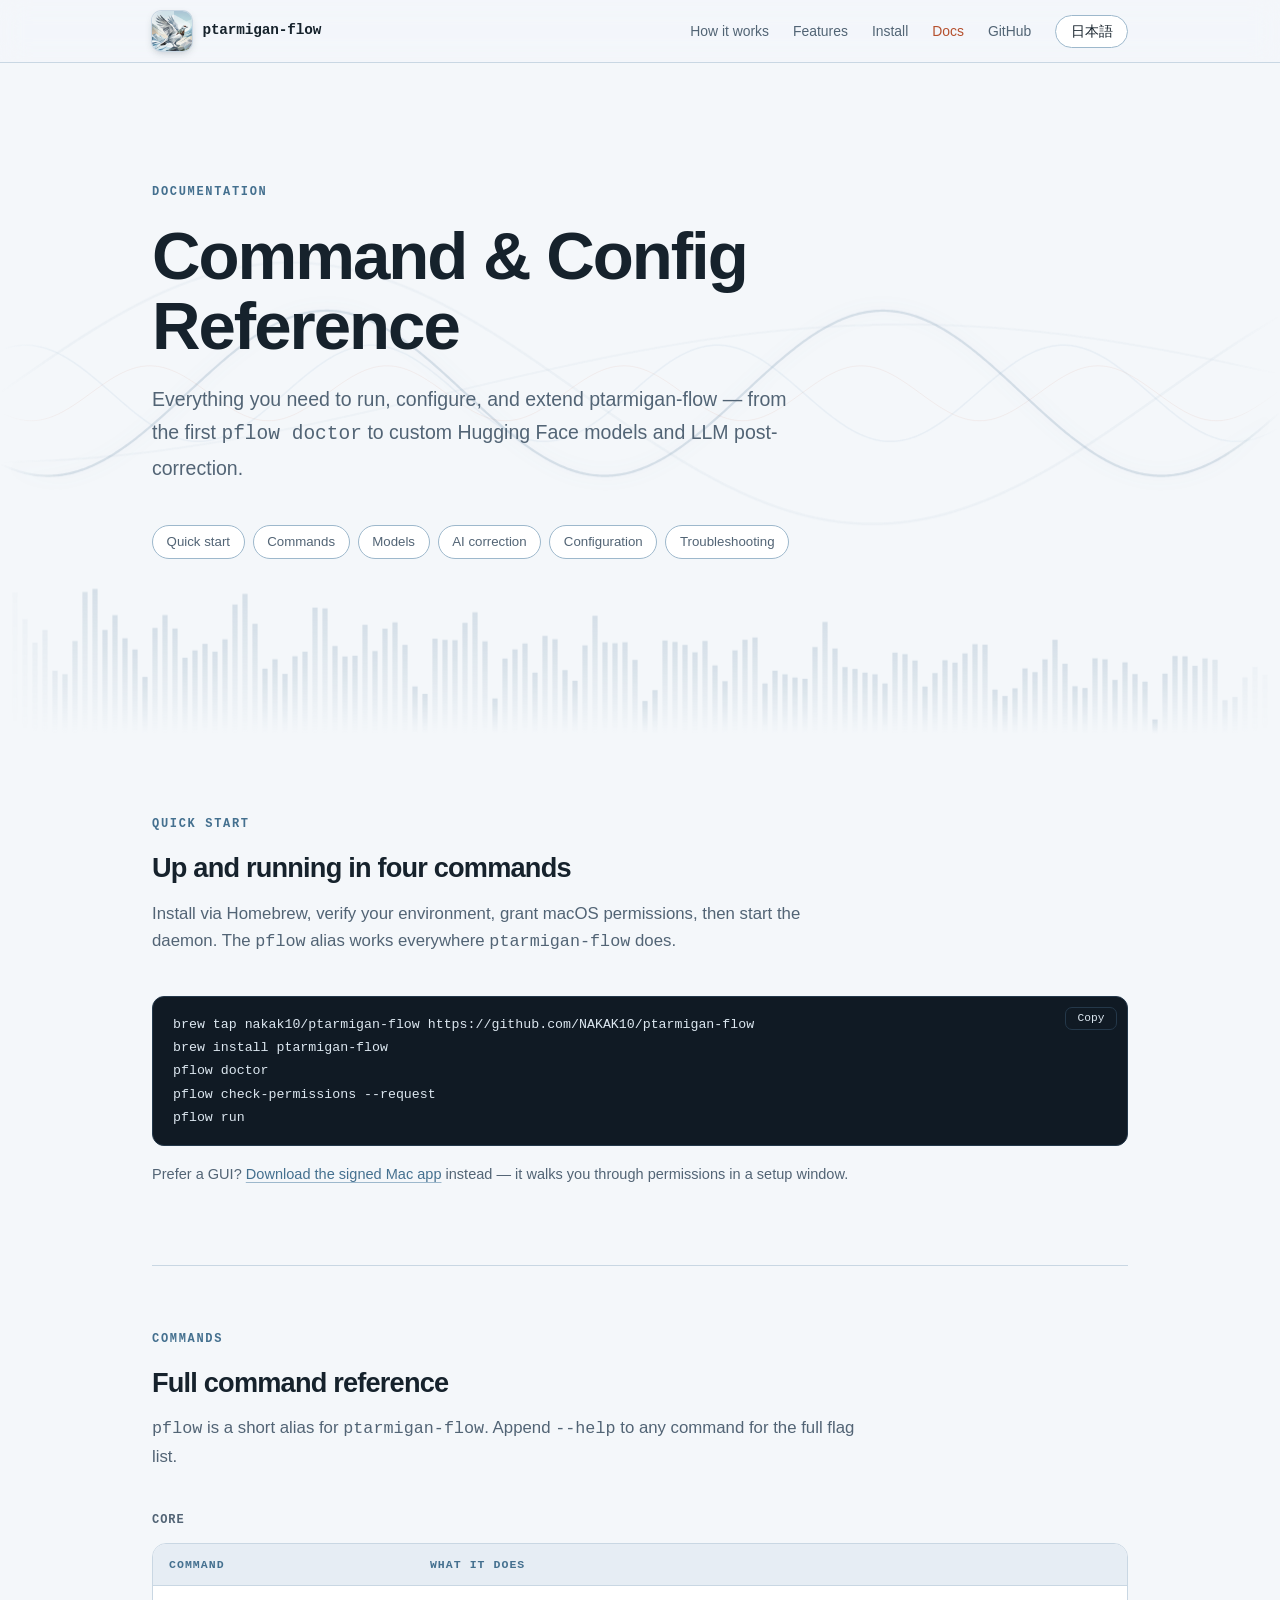
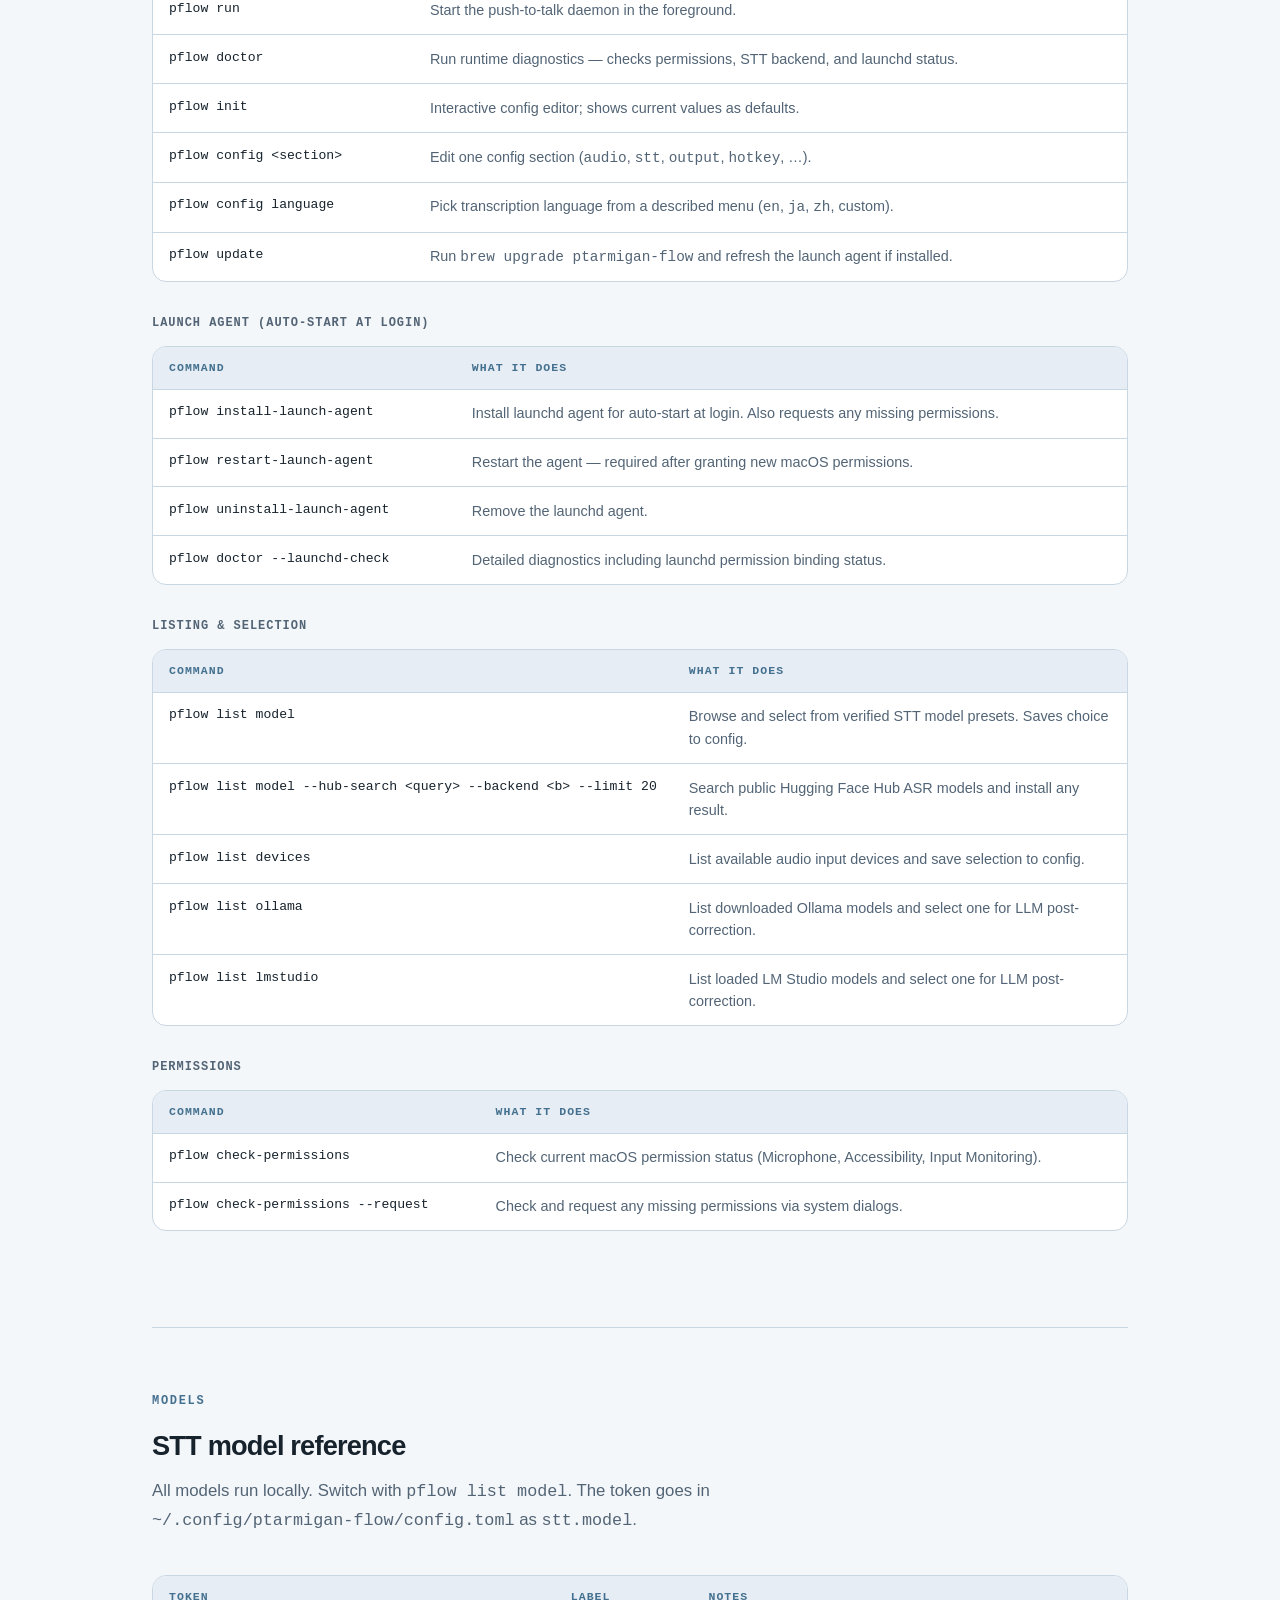
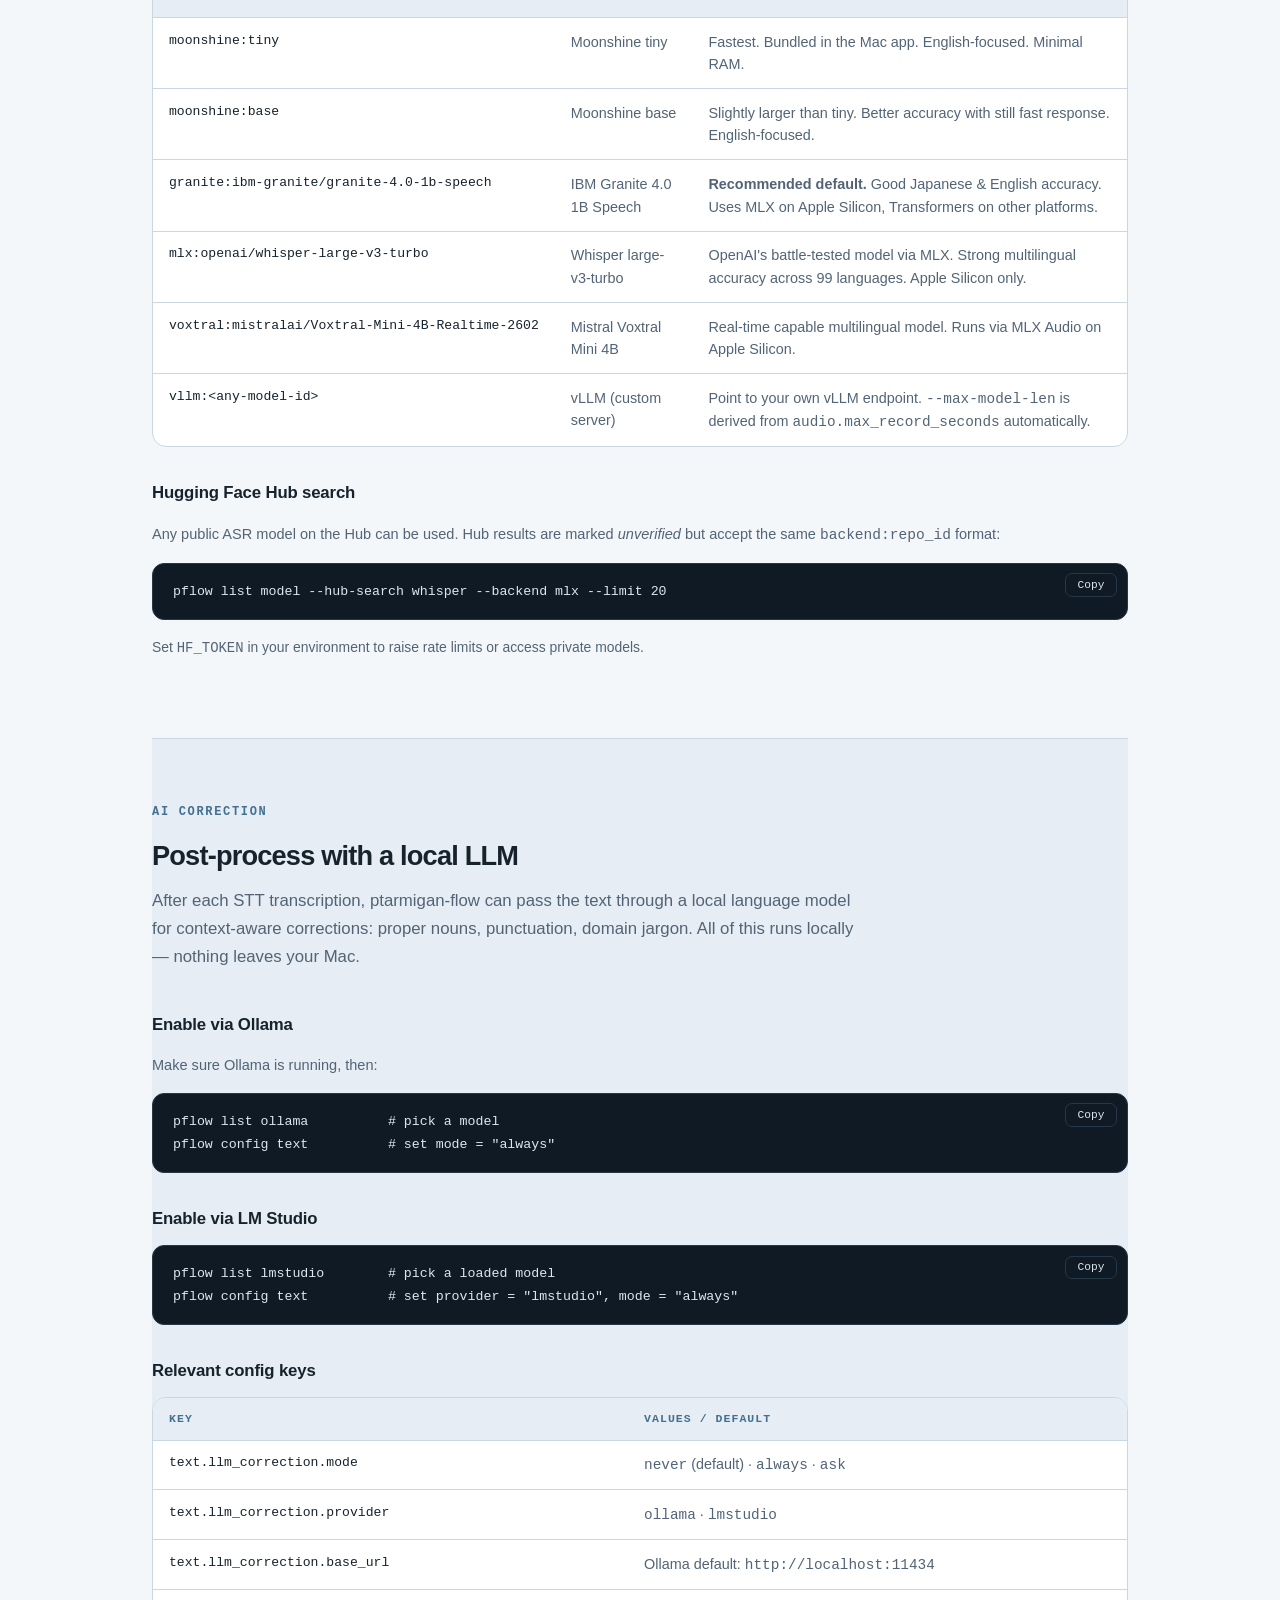
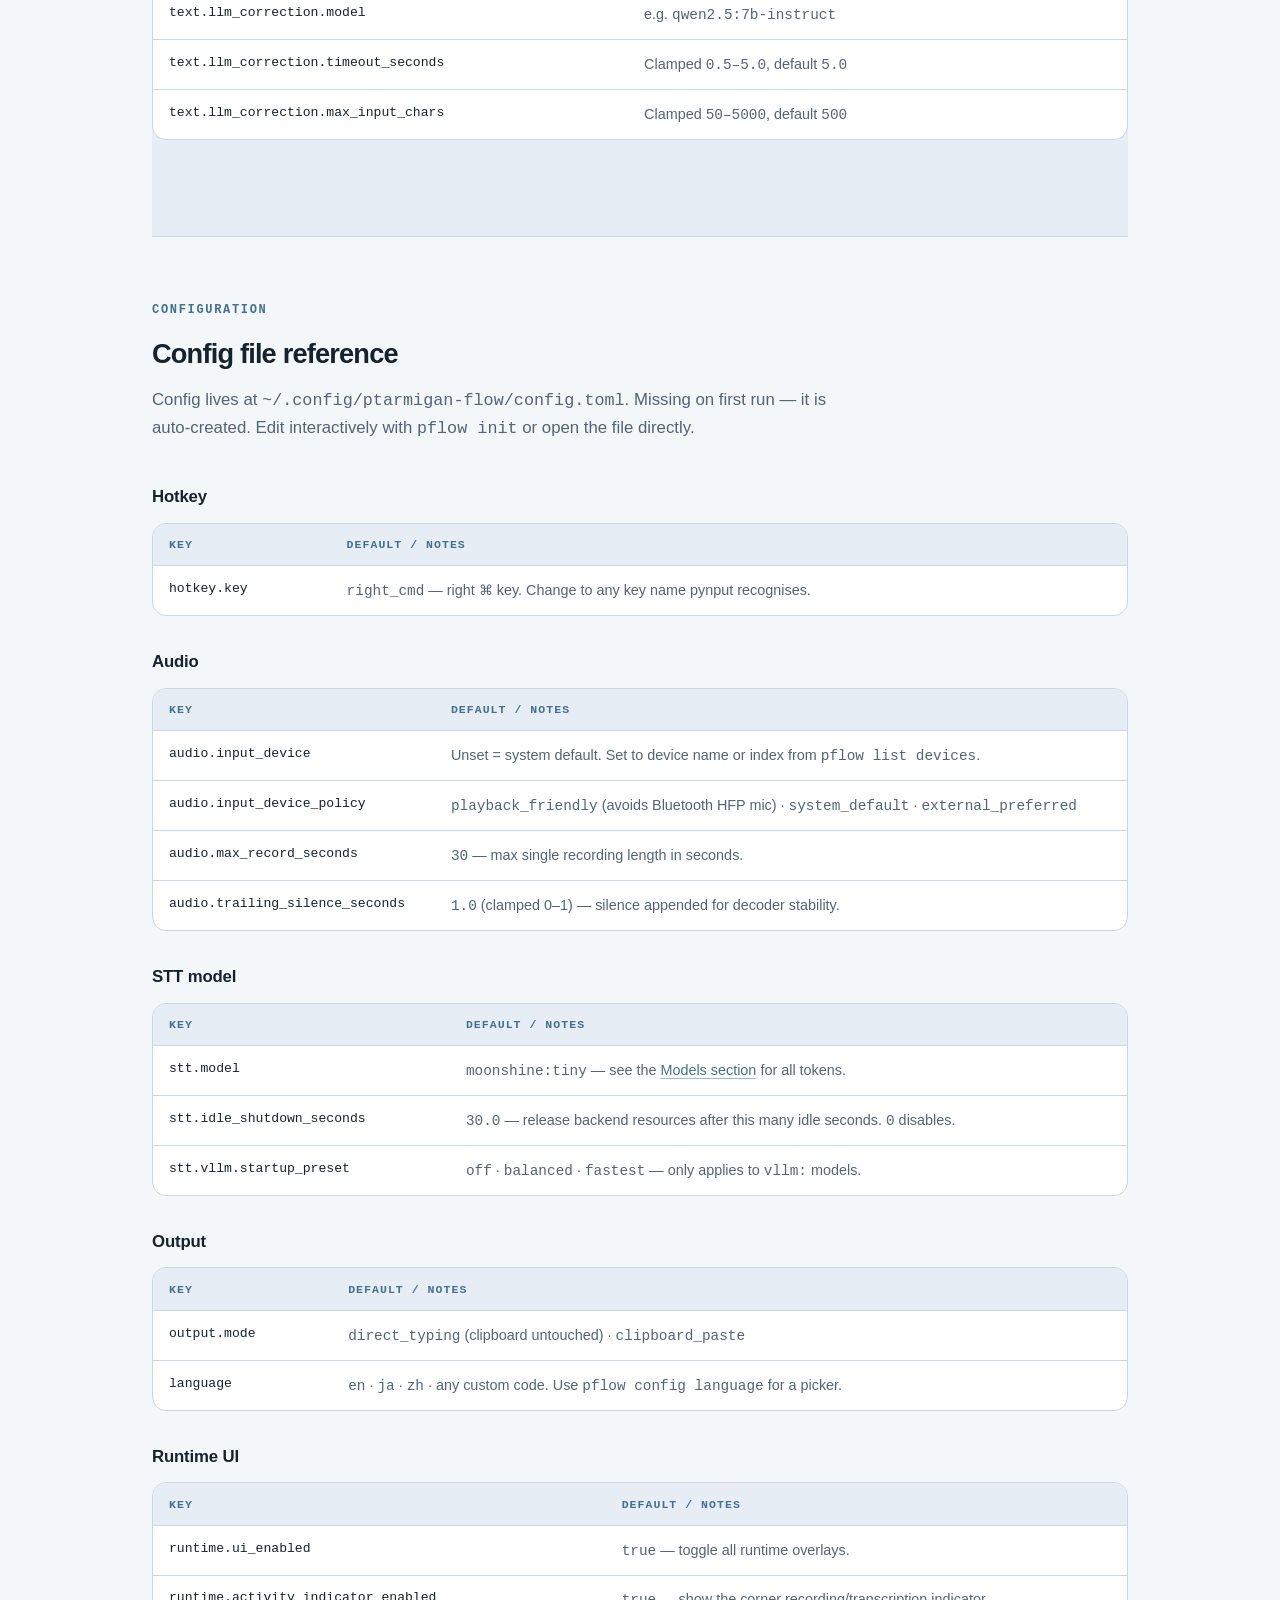
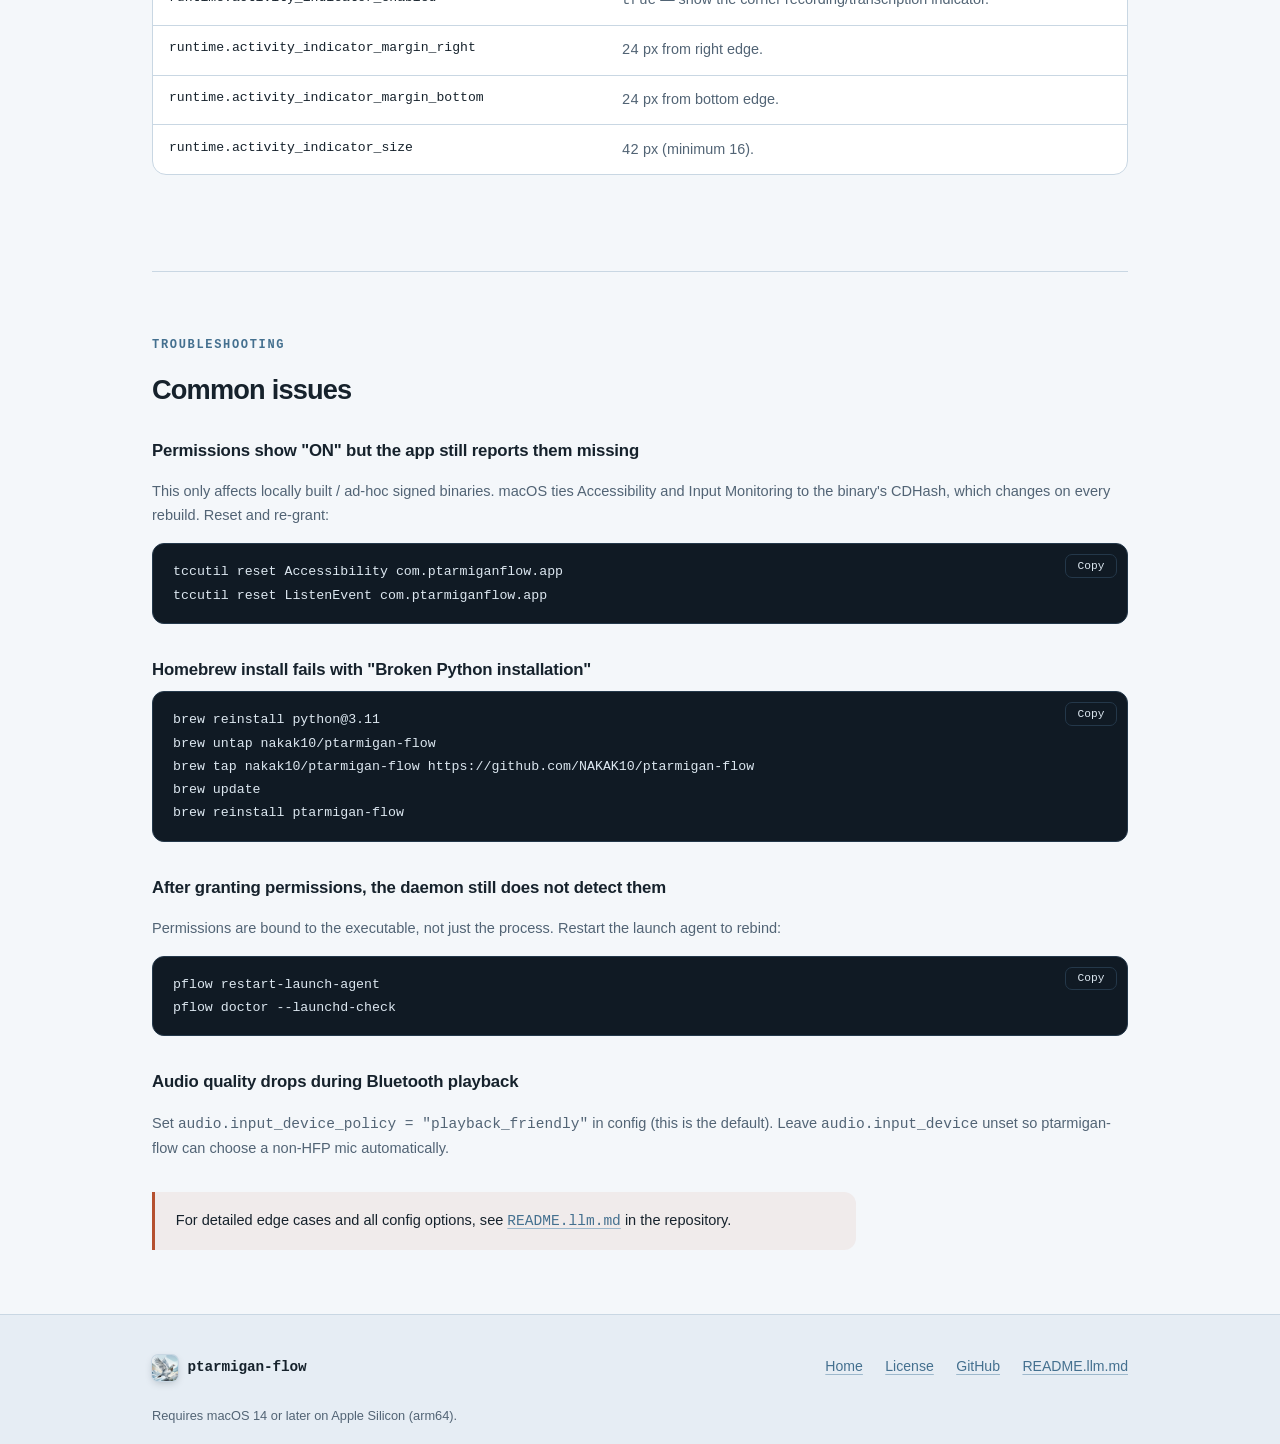
<file: site/docs.html>
<!DOCTYPE html>
<html lang="en">
<head>
  <meta charset="utf-8">
  <meta name="viewport" content="width=device-width, initial-scale=1">
  <title>Docs — ptarmigan-flow</title>
  <meta name="description" content="Command reference, configuration guide, STT model selection, and Ollama/LM Studio integration for ptarmigan-flow.">
  <meta property="og:image" content="https://nakak10.github.io/ptarmigan-flow/icon-512.png">
  <meta name="twitter:card" content="summary">
  <meta name="theme-color" media="(prefers-color-scheme: light)" content="#f4f7fa">
  <meta name="theme-color" media="(prefers-color-scheme: dark)"  content="#0b1218">
  <link rel="alternate" hreflang="ja" href="./ja.html">
  <link rel="icon" type="image/png" sizes="32x32" href="./favicon-32.png">
  <link rel="icon" type="image/png" sizes="16x16" href="./favicon-16.png">
  <link rel="apple-touch-icon" href="./apple-touch-icon.png">
  <link rel="stylesheet" href="./styles.css">
</head>
<body>
  <a class="skip-link" href="#main">Skip to content</a>

  <header class="site-header">
    <div class="wrap header-inner">
      <a class="brand" href="./index.html">
        <img class="brand-icon" src="./icon-512.png" width="40" height="40" alt="">
        <span class="brand-name">ptarmigan-flow</span>
      </a>
      <nav class="site-nav" aria-label="Main">
        <a href="./index.html#how" class="nav-section">How it works</a>
        <a href="./index.html#features" class="nav-section">Features</a>
        <a href="./index.html#install" class="nav-section">Install</a>
        <a href="./docs.html" style="color: var(--comb);">Docs</a>
        <a href="https://github.com/NAKAK10/ptarmigan-flow">GitHub</a>
        <a class="lang-switch" href="./ja.html" hreflang="ja" lang="ja">日本語</a>
      </nav>
    </div>
  </header>

  <main id="main">
    <section class="hero">
      <canvas class="hero-canvas" aria-hidden="true"></canvas>
      <div class="wrap">
        <p class="eyebrow">Documentation</p>
        <h1>Command &amp; Config<br>Reference</h1>
        <p class="lede">Everything you need to run, configure, and extend ptarmigan-flow — from the first <code>pflow doctor</code> to custom Hugging Face models and LLM post-correction.</p>

        <nav class="docs-toc" aria-label="On this page">
          <a href="#quickstart">Quick start</a>
          <a href="#commands">Commands</a>
          <a href="#models">Models</a>
          <a href="#ai-correction">AI correction</a>
          <a href="#configuration">Configuration</a>
          <a href="#troubleshooting">Troubleshooting</a>
        </nav>
      </div>
    </section>

    <div class="wrap">

      <!-- ── Quick start ── -->
      <div class="docs-section" id="quickstart">
        <p class="eyebrow">Quick start</p>
        <h2>Up and running in four commands</h2>
        <p class="section-intro">Install via Homebrew, verify your environment, grant macOS permissions, then start the daemon. The <code>pflow</code> alias works everywhere <code>ptarmigan-flow</code> does.</p>
        <div class="cmd">
          <pre><code>brew tap nakak10/ptarmigan-flow https://github.com/NAKAK10/ptarmigan-flow
brew install ptarmigan-flow
pflow doctor
pflow check-permissions --request
pflow run</code></pre>
          <button type="button" class="copy-btn" data-done="Copied">Copy</button>
        </div>
        <p style="font-size:0.91rem; color: var(--slate);">Prefer a GUI? <a href="./index.html#install">Download the signed Mac app</a> instead — it walks you through permissions in a setup window.</p>
      </div>

      <!-- ── Commands ── -->
      <div class="docs-section" id="commands">
        <p class="eyebrow">Commands</p>
        <h2>Full command reference</h2>
        <p class="section-intro"><code>pflow</code> is a short alias for <code>ptarmigan-flow</code>. Append <code>--help</code> to any command for the full flag list.</p>

        <h3 style="margin: 2rem 0 0.75rem; font-size: 1rem; color: var(--slate); text-transform: uppercase; letter-spacing: 0.08em; font-family: var(--font-mono); font-size: 0.75rem;">Core</h3>
        <div class="table-wrap">
          <table>
            <thead>
              <tr><th>Command</th><th>What it does</th></tr>
            </thead>
            <tbody>
              <tr><td>pflow run</td><td>Start the push-to-talk daemon in the foreground.</td></tr>
              <tr><td>pflow doctor</td><td>Run runtime diagnostics — checks permissions, STT backend, and launchd status.</td></tr>
              <tr><td>pflow init</td><td>Interactive config editor; shows current values as defaults.</td></tr>
              <tr><td>pflow config &lt;section&gt;</td><td>Edit one config section (<code>audio</code>, <code>stt</code>, <code>output</code>, <code>hotkey</code>, …).</td></tr>
              <tr><td>pflow config language</td><td>Pick transcription language from a described menu (<code>en</code>, <code>ja</code>, <code>zh</code>, custom).</td></tr>
              <tr><td>pflow update</td><td>Run <code>brew upgrade ptarmigan-flow</code> and refresh the launch agent if installed.</td></tr>
            </tbody>
          </table>
        </div>

        <h3 style="margin: 2rem 0 0.75rem; font-family: var(--font-mono); font-size: 0.75rem; text-transform: uppercase; letter-spacing: 0.08em; color: var(--slate);">Launch agent (auto-start at login)</h3>
        <div class="table-wrap">
          <table>
            <thead>
              <tr><th>Command</th><th>What it does</th></tr>
            </thead>
            <tbody>
              <tr><td>pflow install-launch-agent</td><td>Install launchd agent for auto-start at login. Also requests any missing permissions.</td></tr>
              <tr><td>pflow restart-launch-agent</td><td>Restart the agent — required after granting new macOS permissions.</td></tr>
              <tr><td>pflow uninstall-launch-agent</td><td>Remove the launchd agent.</td></tr>
              <tr><td>pflow doctor --launchd-check</td><td>Detailed diagnostics including launchd permission binding status.</td></tr>
            </tbody>
          </table>
        </div>

        <h3 style="margin: 2rem 0 0.75rem; font-family: var(--font-mono); font-size: 0.75rem; text-transform: uppercase; letter-spacing: 0.08em; color: var(--slate);">Listing &amp; selection</h3>
        <div class="table-wrap">
          <table>
            <thead>
              <tr><th>Command</th><th>What it does</th></tr>
            </thead>
            <tbody>
              <tr><td>pflow list model</td><td>Browse and select from verified STT model presets. Saves choice to config.</td></tr>
              <tr><td>pflow list model --hub-search &lt;query&gt; --backend &lt;b&gt; --limit 20</td><td>Search public Hugging Face Hub ASR models and install any result.</td></tr>
              <tr><td>pflow list devices</td><td>List available audio input devices and save selection to config.</td></tr>
              <tr><td>pflow list ollama</td><td>List downloaded Ollama models and select one for LLM post-correction.</td></tr>
              <tr><td>pflow list lmstudio</td><td>List loaded LM Studio models and select one for LLM post-correction.</td></tr>
            </tbody>
          </table>
        </div>

        <h3 style="margin: 2rem 0 0.75rem; font-family: var(--font-mono); font-size: 0.75rem; text-transform: uppercase; letter-spacing: 0.08em; color: var(--slate);">Permissions</h3>
        <div class="table-wrap">
          <table>
            <thead>
              <tr><th>Command</th><th>What it does</th></tr>
            </thead>
            <tbody>
              <tr><td>pflow check-permissions</td><td>Check current macOS permission status (Microphone, Accessibility, Input Monitoring).</td></tr>
              <tr><td>pflow check-permissions --request</td><td>Check and request any missing permissions via system dialogs.</td></tr>
            </tbody>
          </table>
        </div>
      </div>

      <!-- ── Models ── -->
      <div class="docs-section" id="models">
        <p class="eyebrow">Models</p>
        <h2>STT model reference</h2>
        <p class="section-intro">All models run locally. Switch with <code>pflow list model</code>. The token goes in <code>~/.config/ptarmigan-flow/config.toml</code> as <code>stt.model</code>.</p>
        <div class="table-wrap">
          <table>
            <thead>
              <tr><th>Token</th><th>Label</th><th>Notes</th></tr>
            </thead>
            <tbody>
              <tr>
                <td>moonshine:tiny</td>
                <td>Moonshine tiny</td>
                <td>Fastest. Bundled in the Mac app. English-focused. Minimal RAM.</td>
              </tr>
              <tr>
                <td>moonshine:base</td>
                <td>Moonshine base</td>
                <td>Slightly larger than tiny. Better accuracy with still fast response. English-focused.</td>
              </tr>
              <tr>
                <td>granite:ibm-granite/granite-4.0-1b-speech</td>
                <td>IBM Granite 4.0 1B Speech</td>
                <td><strong>Recommended default.</strong> Good Japanese &amp; English accuracy. Uses MLX on Apple Silicon, Transformers on other platforms.</td>
              </tr>
              <tr>
                <td>mlx:openai/whisper-large-v3-turbo</td>
                <td>Whisper large-v3-turbo</td>
                <td>OpenAI's battle-tested model via MLX. Strong multilingual accuracy across 99 languages. Apple Silicon only.</td>
              </tr>
              <tr>
                <td>voxtral:mistralai/Voxtral-Mini-4B-Realtime-2602</td>
                <td>Mistral Voxtral Mini 4B</td>
                <td>Real-time capable multilingual model. Runs via MLX Audio on Apple Silicon.</td>
              </tr>
              <tr>
                <td>vllm:&lt;any-model-id&gt;</td>
                <td>vLLM (custom server)</td>
                <td>Point to your own vLLM endpoint. <code>--max-model-len</code> is derived from <code>audio.max_record_seconds</code> automatically.</td>
              </tr>
            </tbody>
          </table>
        </div>

        <h3 style="margin: 2rem 0 0.75rem;">Hugging Face Hub search</h3>
        <p style="font-size: 0.91rem; color: var(--slate); margin-bottom: 1rem;">Any public ASR model on the Hub can be used. Hub results are marked <em>unverified</em> but accept the same <code>backend:repo_id</code> format:</p>
        <div class="cmd">
          <pre><code>pflow list model --hub-search whisper --backend mlx --limit 20</code></pre>
          <button type="button" class="copy-btn" data-done="Copied">Copy</button>
        </div>
        <p style="font-size: 0.87rem; color: var(--slate); margin-top: 0.75rem;">Set <code>HF_TOKEN</code> in your environment to raise rate limits or access private models.</p>
      </div>

      <!-- ── AI Correction ── -->
      <div class="docs-section" id="ai-correction">
        <p class="eyebrow">AI Correction</p>
        <h2>Post-process with a local LLM</h2>
        <p class="section-intro">After each STT transcription, ptarmigan-flow can pass the text through a local language model for context-aware corrections: proper nouns, punctuation, domain jargon. All of this runs locally — nothing leaves your Mac.</p>

        <h3 style="margin: 2rem 0 0.75rem;">Enable via Ollama</h3>
        <p style="font-size: 0.91rem; color: var(--slate); margin-bottom: 1rem;">Make sure Ollama is running, then:</p>
        <div class="cmd">
          <pre><code>pflow list ollama          # pick a model
pflow config text          # set mode = "always"</code></pre>
          <button type="button" class="copy-btn" data-done="Copied">Copy</button>
        </div>

        <h3 style="margin: 2rem 0 0.75rem;">Enable via LM Studio</h3>
        <div class="cmd">
          <pre><code>pflow list lmstudio        # pick a loaded model
pflow config text          # set provider = "lmstudio", mode = "always"</code></pre>
          <button type="button" class="copy-btn" data-done="Copied">Copy</button>
        </div>

        <h3 style="margin: 2rem 0 0.75rem;">Relevant config keys</h3>
        <div class="table-wrap">
          <table>
            <thead>
              <tr><th>Key</th><th>Values / default</th></tr>
            </thead>
            <tbody>
              <tr><td>text.llm_correction.mode</td><td><code>never</code> (default) · <code>always</code> · <code>ask</code></td></tr>
              <tr><td>text.llm_correction.provider</td><td><code>ollama</code> · <code>lmstudio</code></td></tr>
              <tr><td>text.llm_correction.base_url</td><td>Ollama default: <code>http://localhost:11434</code></td></tr>
              <tr><td>text.llm_correction.model</td><td>e.g. <code>qwen2.5:7b-instruct</code></td></tr>
              <tr><td>text.llm_correction.timeout_seconds</td><td>Clamped <code>0.5–5.0</code>, default <code>5.0</code></td></tr>
              <tr><td>text.llm_correction.max_input_chars</td><td>Clamped <code>50–5000</code>, default <code>500</code></td></tr>
            </tbody>
          </table>
        </div>
      </div>

      <!-- ── Configuration ── -->
      <div class="docs-section" id="configuration">
        <p class="eyebrow">Configuration</p>
        <h2>Config file reference</h2>
        <p class="section-intro">Config lives at <code>~/.config/ptarmigan-flow/config.toml</code>. Missing on first run — it is auto-created. Edit interactively with <code>pflow init</code> or open the file directly.</p>

        <h3 style="margin: 2rem 0 0.75rem;">Hotkey</h3>
        <div class="table-wrap">
          <table>
            <thead><tr><th>Key</th><th>Default / notes</th></tr></thead>
            <tbody>
              <tr><td>hotkey.key</td><td><code>right_cmd</code> — right ⌘ key. Change to any key name pynput recognises.</td></tr>
            </tbody>
          </table>
        </div>

        <h3 style="margin: 2rem 0 0.75rem;">Audio</h3>
        <div class="table-wrap">
          <table>
            <thead><tr><th>Key</th><th>Default / notes</th></tr></thead>
            <tbody>
              <tr><td>audio.input_device</td><td>Unset = system default. Set to device name or index from <code>pflow list devices</code>.</td></tr>
              <tr><td>audio.input_device_policy</td><td><code>playback_friendly</code> (avoids Bluetooth HFP mic) · <code>system_default</code> · <code>external_preferred</code></td></tr>
              <tr><td>audio.max_record_seconds</td><td><code>30</code> — max single recording length in seconds.</td></tr>
              <tr><td>audio.trailing_silence_seconds</td><td><code>1.0</code> (clamped 0–1) — silence appended for decoder stability.</td></tr>
            </tbody>
          </table>
        </div>

        <h3 style="margin: 2rem 0 0.75rem;">STT model</h3>
        <div class="table-wrap">
          <table>
            <thead><tr><th>Key</th><th>Default / notes</th></tr></thead>
            <tbody>
              <tr><td>stt.model</td><td><code>moonshine:tiny</code> — see the <a href="#models">Models section</a> for all tokens.</td></tr>
              <tr><td>stt.idle_shutdown_seconds</td><td><code>30.0</code> — release backend resources after this many idle seconds. <code>0</code> disables.</td></tr>
              <tr><td>stt.vllm.startup_preset</td><td><code>off</code> · <code>balanced</code> · <code>fastest</code> — only applies to <code>vllm:</code> models.</td></tr>
            </tbody>
          </table>
        </div>

        <h3 style="margin: 2rem 0 0.75rem;">Output</h3>
        <div class="table-wrap">
          <table>
            <thead><tr><th>Key</th><th>Default / notes</th></tr></thead>
            <tbody>
              <tr><td>output.mode</td><td><code>direct_typing</code> (clipboard untouched) · <code>clipboard_paste</code></td></tr>
              <tr><td>language</td><td><code>en</code> · <code>ja</code> · <code>zh</code> · any custom code. Use <code>pflow config language</code> for a picker.</td></tr>
            </tbody>
          </table>
        </div>

        <h3 style="margin: 2rem 0 0.75rem;">Runtime UI</h3>
        <div class="table-wrap">
          <table>
            <thead><tr><th>Key</th><th>Default / notes</th></tr></thead>
            <tbody>
              <tr><td>runtime.ui_enabled</td><td><code>true</code> — toggle all runtime overlays.</td></tr>
              <tr><td>runtime.activity_indicator_enabled</td><td><code>true</code> — show the corner recording/transcription indicator.</td></tr>
              <tr><td>runtime.activity_indicator_margin_right</td><td><code>24</code> px from right edge.</td></tr>
              <tr><td>runtime.activity_indicator_margin_bottom</td><td><code>24</code> px from bottom edge.</td></tr>
              <tr><td>runtime.activity_indicator_size</td><td><code>42</code> px (minimum 16).</td></tr>
            </tbody>
          </table>
        </div>
      </div>

      <!-- ── Troubleshooting ── -->
      <div class="docs-section" id="troubleshooting">
        <p class="eyebrow">Troubleshooting</p>
        <h2>Common issues</h2>

        <h3 style="margin: 2rem 0 0.5rem;">Permissions show "ON" but the app still reports them missing</h3>
        <p style="font-size: 0.91rem; color: var(--slate); margin-bottom: 1rem;">This only affects locally built / ad-hoc signed binaries. macOS ties Accessibility and Input Monitoring to the binary's CDHash, which changes on every rebuild. Reset and re-grant:</p>
        <div class="cmd">
          <pre><code>tccutil reset Accessibility com.ptarmiganflow.app
tccutil reset ListenEvent com.ptarmiganflow.app</code></pre>
          <button type="button" class="copy-btn" data-done="Copied">Copy</button>
        </div>

        <h3 style="margin: 2rem 0 0.5rem;">Homebrew install fails with "Broken Python installation"</h3>
        <div class="cmd">
          <pre><code>brew reinstall python@3.11
brew untap nakak10/ptarmigan-flow
brew tap nakak10/ptarmigan-flow https://github.com/NAKAK10/ptarmigan-flow
brew update
brew reinstall ptarmigan-flow</code></pre>
          <button type="button" class="copy-btn" data-done="Copied">Copy</button>
        </div>

        <h3 style="margin: 2rem 0 0.5rem;">After granting permissions, the daemon still does not detect them</h3>
        <p style="font-size: 0.91rem; color: var(--slate); margin-bottom: 1rem;">Permissions are bound to the executable, not just the process. Restart the launch agent to rebind:</p>
        <div class="cmd">
          <pre><code>pflow restart-launch-agent
pflow doctor --launchd-check</code></pre>
          <button type="button" class="copy-btn" data-done="Copied">Copy</button>
        </div>

        <h3 style="margin: 2rem 0 0.5rem;">Audio quality drops during Bluetooth playback</h3>
        <p style="font-size: 0.91rem; color: var(--slate);">Set <code>audio.input_device_policy = "playback_friendly"</code> in config (this is the default). Leave <code>audio.input_device</code> unset so ptarmigan-flow can choose a non-HFP mic automatically.</p>

        <div class="note" style="margin-top: 2rem;">
          <p>For detailed edge cases and all config options, see <a href="https://github.com/NAKAK10/ptarmigan-flow/blob/main/README.llm.md"><code>README.llm.md</code></a> in the repository.</p>
        </div>
      </div>

    </div><!-- /wrap -->
  </main>

  <footer class="site-footer">
    <div class="wrap footer-inner">
      <div class="footer-brand">
        <img class="brand-icon" src="./icon-512.png" width="26" height="26" alt="">
        <span class="brand-name">ptarmigan-flow</span>
      </div>
      <ul class="footer-links">
        <li><a href="./index.html">Home</a></li>
        <li><a href="./license.html">License</a></li>
        <li><a href="https://github.com/NAKAK10/ptarmigan-flow">GitHub</a></li>
        <li><a href="https://github.com/NAKAK10/ptarmigan-flow/blob/main/README.llm.md">README.llm.md</a></li>
      </ul>
      <p class="footer-note">Requires macOS 14 or later on Apple Silicon (arm64).</p>
    </div>
  </footer>

  <script src="./script.js"></script>
</body>
</html>
</file>
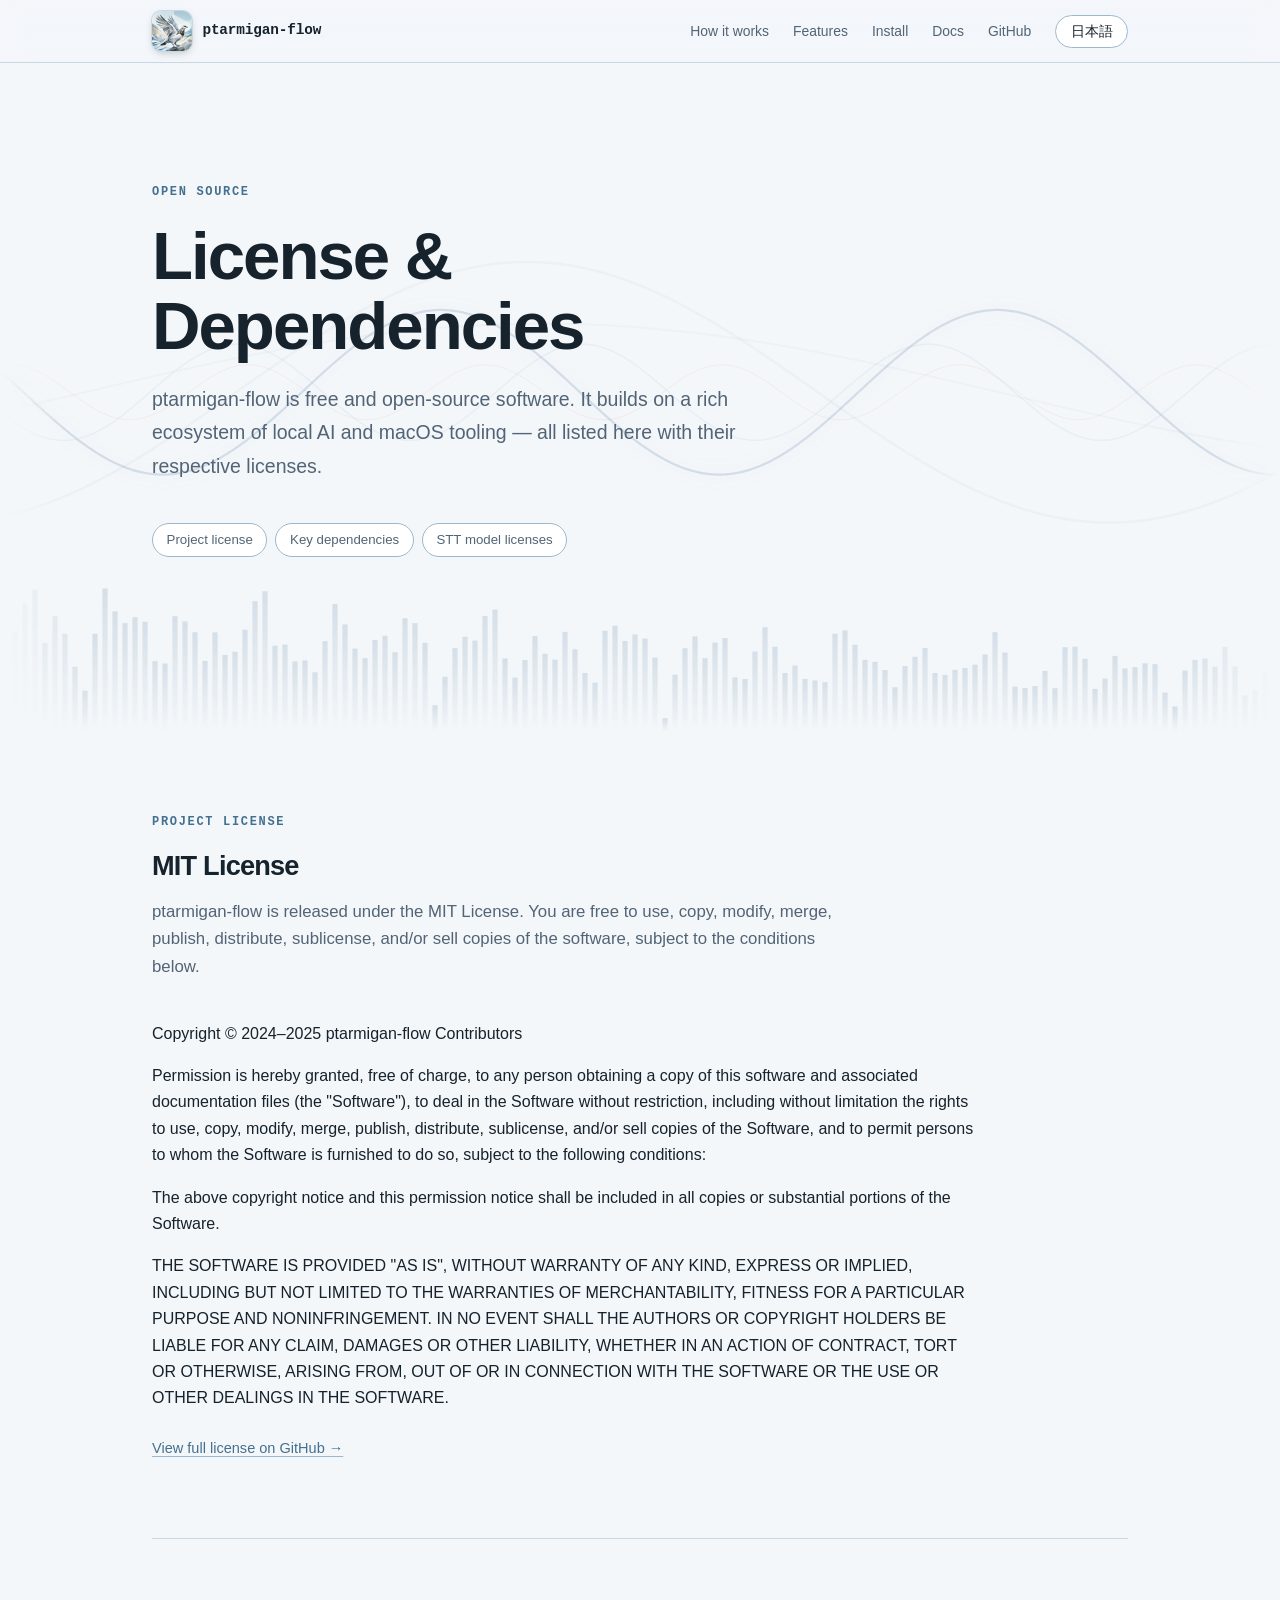
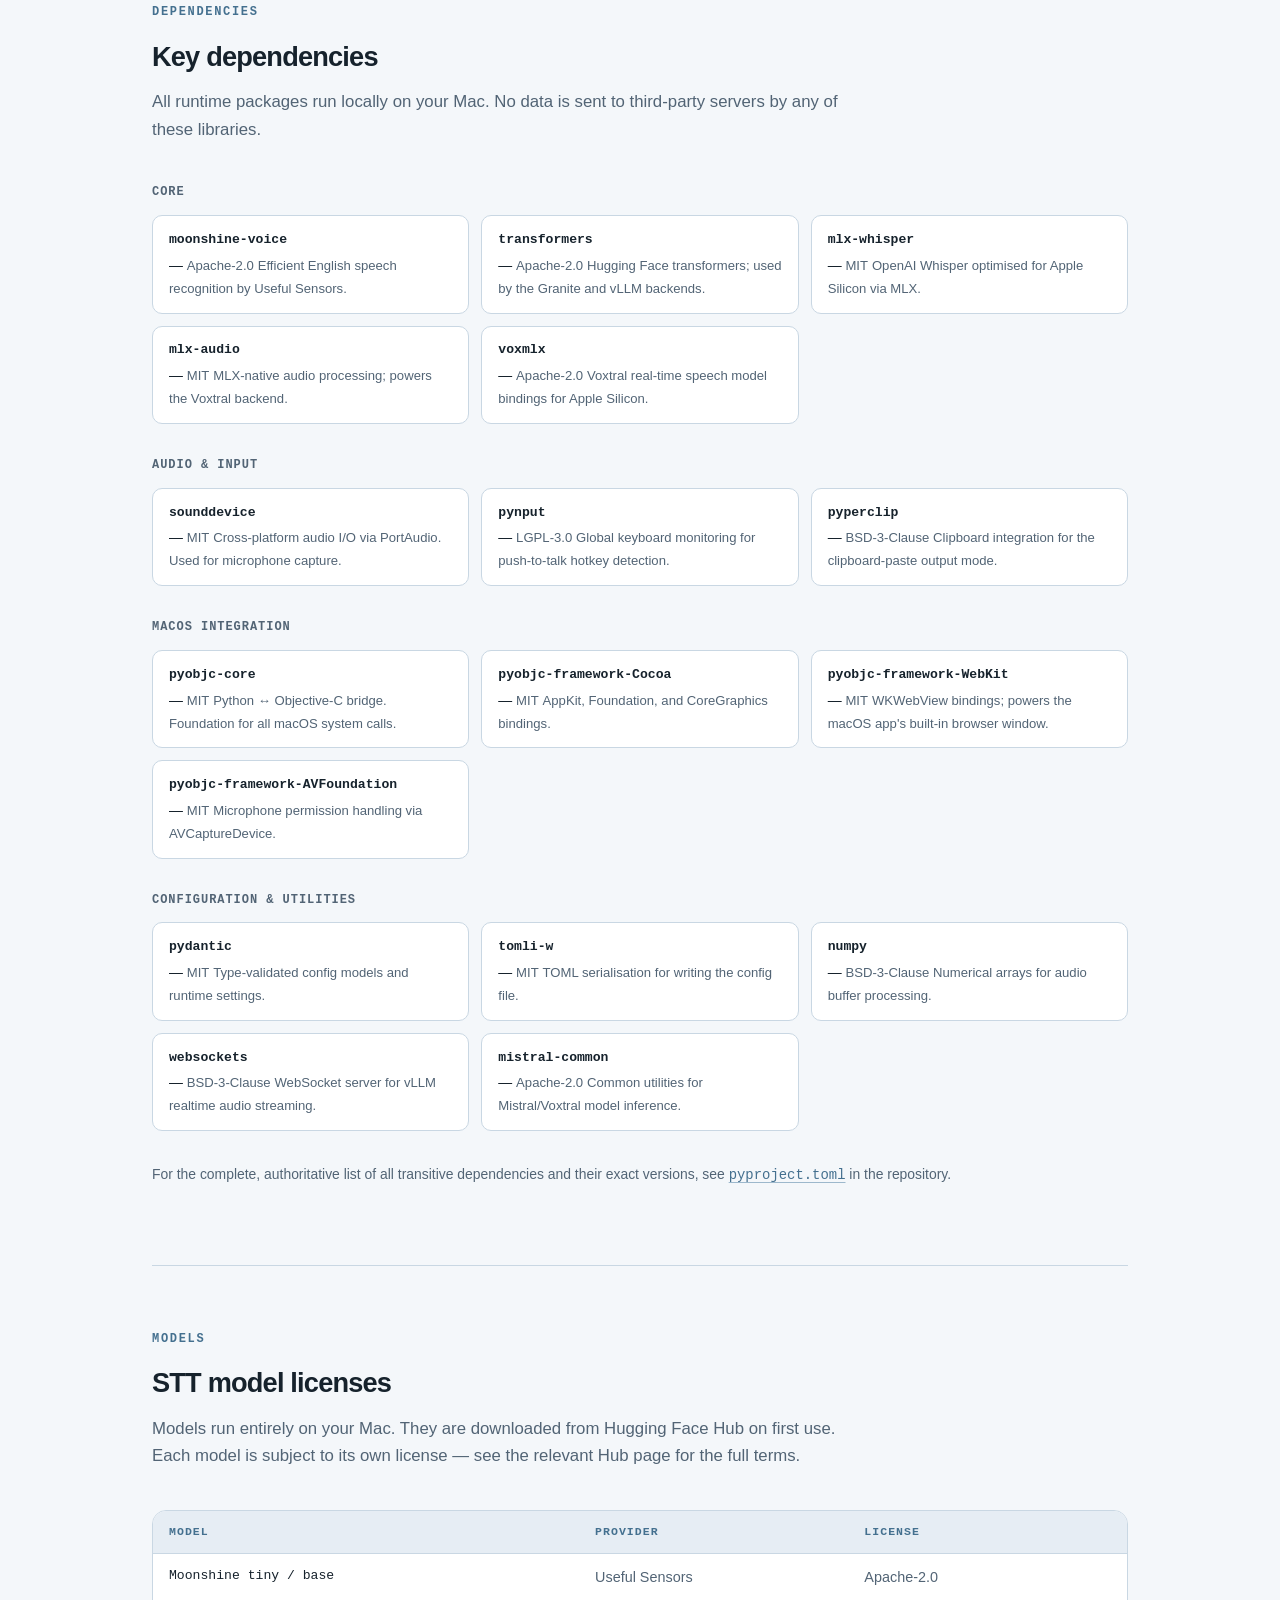
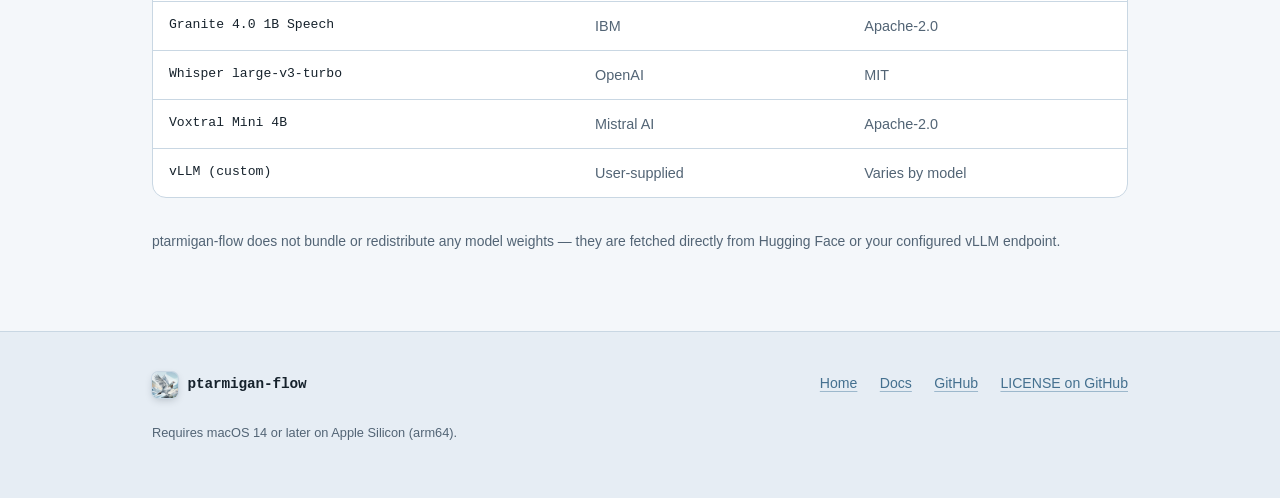
<file: site/license.html>
<!DOCTYPE html>
<html lang="en">
<head>
  <meta charset="utf-8">
  <meta name="viewport" content="width=device-width, initial-scale=1">
  <title>License — ptarmigan-flow</title>
  <meta name="description" content="License information and key dependencies for ptarmigan-flow.">
  <meta property="og:image" content="https://nakak10.github.io/ptarmigan-flow/icon-512.png">
  <meta name="twitter:card" content="summary">
  <meta name="theme-color" media="(prefers-color-scheme: light)" content="#f4f7fa">
  <meta name="theme-color" media="(prefers-color-scheme: dark)"  content="#0b1218">
  <link rel="alternate" hreflang="ja" href="./ja.html">
  <link rel="icon" type="image/png" sizes="32x32" href="./favicon-32.png">
  <link rel="icon" type="image/png" sizes="16x16" href="./favicon-16.png">
  <link rel="apple-touch-icon" href="./apple-touch-icon.png">
  <link rel="stylesheet" href="./styles.css">
</head>
<body>
  <a class="skip-link" href="#main">Skip to content</a>

  <header class="site-header">
    <div class="wrap header-inner">
      <a class="brand" href="./index.html">
        <img class="brand-icon" src="./icon-512.png" width="40" height="40" alt="">
        <span class="brand-name">ptarmigan-flow</span>
      </a>
      <nav class="site-nav" aria-label="Main">
        <a href="./index.html#how" class="nav-section">How it works</a>
        <a href="./index.html#features" class="nav-section">Features</a>
        <a href="./index.html#install" class="nav-section">Install</a>
        <a href="./docs.html">Docs</a>
        <a href="https://github.com/NAKAK10/ptarmigan-flow">GitHub</a>
        <a class="lang-switch" href="./ja.html" hreflang="ja" lang="ja">日本語</a>
      </nav>
    </div>
  </header>

  <main id="main">
    <section class="hero">
      <canvas class="hero-canvas" aria-hidden="true"></canvas>
      <div class="wrap">
        <p class="eyebrow">Open Source</p>
        <h1>License &amp;<br>Dependencies</h1>
        <p class="lede">ptarmigan-flow is free and open-source software. It builds on a rich ecosystem of local AI and macOS tooling — all listed here with their respective licenses.</p>

        <nav class="docs-toc" aria-label="On this page">
          <a href="#project-license">Project license</a>
          <a href="#dependencies">Key dependencies</a>
          <a href="#stt-models">STT model licenses</a>
        </nav>
      </div>
    </section>

    <div class="wrap">

      <!-- ── Project license ── -->
      <div class="docs-section" id="project-license">
        <p class="eyebrow">Project license</p>
        <h2>MIT License</h2>
        <p class="section-intro">ptarmigan-flow is released under the MIT License. You are free to use, copy, modify, merge, publish, distribute, sublicense, and/or sell copies of the software, subject to the conditions below.</p>

        <div class="license-content">
          <p>Copyright © 2024–2025 ptarmigan-flow Contributors</p>
          <p>Permission is hereby granted, free of charge, to any person obtaining a copy of this software and associated documentation files (the "Software"), to deal in the Software without restriction, including without limitation the rights to use, copy, modify, merge, publish, distribute, sublicense, and/or sell copies of the Software, and to permit persons to whom the Software is furnished to do so, subject to the following conditions:</p>
          <p>The above copyright notice and this permission notice shall be included in all copies or substantial portions of the Software.</p>
          <p>THE SOFTWARE IS PROVIDED "AS IS", WITHOUT WARRANTY OF ANY KIND, EXPRESS OR IMPLIED, INCLUDING BUT NOT LIMITED TO THE WARRANTIES OF MERCHANTABILITY, FITNESS FOR A PARTICULAR PURPOSE AND NONINFRINGEMENT. IN NO EVENT SHALL THE AUTHORS OR COPYRIGHT HOLDERS BE LIABLE FOR ANY CLAIM, DAMAGES OR OTHER LIABILITY, WHETHER IN AN ACTION OF CONTRACT, TORT OR OTHERWISE, ARISING FROM, OUT OF OR IN CONNECTION WITH THE SOFTWARE OR THE USE OR OTHER DEALINGS IN THE SOFTWARE.</p>
        </div>

        <p style="margin-top: 1.5rem; font-size: 0.91rem;">
          <a href="https://github.com/NAKAK10/ptarmigan-flow/blob/main/LICENSE">View full license on GitHub →</a>
        </p>
      </div>

      <!-- ── Key dependencies ── -->
      <div class="docs-section" id="dependencies">
        <p class="eyebrow">Dependencies</p>
        <h2>Key dependencies</h2>
        <p class="section-intro">All runtime packages run locally on your Mac. No data is sent to third-party servers by any of these libraries.</p>

        <h3 style="margin: 2rem 0 0.75rem; font-family: var(--font-mono); font-size: 0.75rem; text-transform: uppercase; letter-spacing: 0.08em; color: var(--slate);">Core</h3>
        <ul class="dep-list">
          <li>
            <strong>moonshine-voice</strong> —
            <span class="dep-license">Apache-2.0</span>
            <span class="dep-desc">Efficient English speech recognition by Useful Sensors.</span>
          </li>
          <li>
            <strong>transformers</strong> —
            <span class="dep-license">Apache-2.0</span>
            <span class="dep-desc">Hugging Face transformers; used by the Granite and vLLM backends.</span>
          </li>
          <li>
            <strong>mlx-whisper</strong> —
            <span class="dep-license">MIT</span>
            <span class="dep-desc">OpenAI Whisper optimised for Apple Silicon via MLX.</span>
          </li>
          <li>
            <strong>mlx-audio</strong> —
            <span class="dep-license">MIT</span>
            <span class="dep-desc">MLX-native audio processing; powers the Voxtral backend.</span>
          </li>
          <li>
            <strong>voxmlx</strong> —
            <span class="dep-license">Apache-2.0</span>
            <span class="dep-desc">Voxtral real-time speech model bindings for Apple Silicon.</span>
          </li>
        </ul>

        <h3 style="margin: 2rem 0 0.75rem; font-family: var(--font-mono); font-size: 0.75rem; text-transform: uppercase; letter-spacing: 0.08em; color: var(--slate);">Audio &amp; input</h3>
        <ul class="dep-list">
          <li>
            <strong>sounddevice</strong> —
            <span class="dep-license">MIT</span>
            <span class="dep-desc">Cross-platform audio I/O via PortAudio. Used for microphone capture.</span>
          </li>
          <li>
            <strong>pynput</strong> —
            <span class="dep-license">LGPL-3.0</span>
            <span class="dep-desc">Global keyboard monitoring for push-to-talk hotkey detection.</span>
          </li>
          <li>
            <strong>pyperclip</strong> —
            <span class="dep-license">BSD-3-Clause</span>
            <span class="dep-desc">Clipboard integration for the clipboard-paste output mode.</span>
          </li>
        </ul>

        <h3 style="margin: 2rem 0 0.75rem; font-family: var(--font-mono); font-size: 0.75rem; text-transform: uppercase; letter-spacing: 0.08em; color: var(--slate);">macOS integration</h3>
        <ul class="dep-list">
          <li>
            <strong>pyobjc-core</strong> —
            <span class="dep-license">MIT</span>
            <span class="dep-desc">Python ↔ Objective-C bridge. Foundation for all macOS system calls.</span>
          </li>
          <li>
            <strong>pyobjc-framework-Cocoa</strong> —
            <span class="dep-license">MIT</span>
            <span class="dep-desc">AppKit, Foundation, and CoreGraphics bindings.</span>
          </li>
          <li>
            <strong>pyobjc-framework-WebKit</strong> —
            <span class="dep-license">MIT</span>
            <span class="dep-desc">WKWebView bindings; powers the macOS app's built-in browser window.</span>
          </li>
          <li>
            <strong>pyobjc-framework-AVFoundation</strong> —
            <span class="dep-license">MIT</span>
            <span class="dep-desc">Microphone permission handling via AVCaptureDevice.</span>
          </li>
        </ul>

        <h3 style="margin: 2rem 0 0.75rem; font-family: var(--font-mono); font-size: 0.75rem; text-transform: uppercase; letter-spacing: 0.08em; color: var(--slate);">Configuration &amp; utilities</h3>
        <ul class="dep-list">
          <li>
            <strong>pydantic</strong> —
            <span class="dep-license">MIT</span>
            <span class="dep-desc">Type-validated config models and runtime settings.</span>
          </li>
          <li>
            <strong>tomli-w</strong> —
            <span class="dep-license">MIT</span>
            <span class="dep-desc">TOML serialisation for writing the config file.</span>
          </li>
          <li>
            <strong>numpy</strong> —
            <span class="dep-license">BSD-3-Clause</span>
            <span class="dep-desc">Numerical arrays for audio buffer processing.</span>
          </li>
          <li>
            <strong>websockets</strong> —
            <span class="dep-license">BSD-3-Clause</span>
            <span class="dep-desc">WebSocket server for vLLM realtime audio streaming.</span>
          </li>
          <li>
            <strong>mistral-common</strong> —
            <span class="dep-license">Apache-2.0</span>
            <span class="dep-desc">Common utilities for Mistral/Voxtral model inference.</span>
          </li>
        </ul>

        <p style="font-size: 0.87rem; color: var(--slate); margin-top: 2rem;">
          For the complete, authoritative list of all transitive dependencies and their exact versions, see <a href="https://github.com/NAKAK10/ptarmigan-flow/blob/main/pyproject.toml"><code>pyproject.toml</code></a> in the repository.
        </p>
      </div>

      <!-- ── STT model licenses ── -->
      <div class="docs-section" id="stt-models">
        <p class="eyebrow">Models</p>
        <h2>STT model licenses</h2>
        <p class="section-intro">Models run entirely on your Mac. They are downloaded from Hugging Face Hub on first use. Each model is subject to its own license — see the relevant Hub page for the full terms.</p>

        <div class="table-wrap">
          <table>
            <thead>
              <tr><th>Model</th><th>Provider</th><th>License</th></tr>
            </thead>
            <tbody>
              <tr>
                <td>Moonshine tiny / base</td>
                <td>Useful Sensors</td>
                <td>Apache-2.0</td>
              </tr>
              <tr>
                <td>Granite 4.0 1B Speech</td>
                <td>IBM</td>
                <td>Apache-2.0</td>
              </tr>
              <tr>
                <td>Whisper large-v3-turbo</td>
                <td>OpenAI</td>
                <td>MIT</td>
              </tr>
              <tr>
                <td>Voxtral Mini 4B</td>
                <td>Mistral AI</td>
                <td>Apache-2.0</td>
              </tr>
              <tr>
                <td>vLLM (custom)</td>
                <td>User-supplied</td>
                <td>Varies by model</td>
              </tr>
            </tbody>
          </table>
        </div>

        <p style="font-size: 0.87rem; color: var(--slate); margin-top: 1.5rem;">
          ptarmigan-flow does not bundle or redistribute any model weights — they are fetched directly from Hugging Face or your configured vLLM endpoint.
        </p>
      </div>

    </div><!-- /wrap -->
  </main>

  <footer class="site-footer">
    <div class="wrap footer-inner">
      <div class="footer-brand">
        <img class="brand-icon" src="./icon-512.png" width="26" height="26" alt="">
        <span class="brand-name">ptarmigan-flow</span>
      </div>
      <ul class="footer-links">
        <li><a href="./index.html">Home</a></li>
        <li><a href="./docs.html">Docs</a></li>
        <li><a href="https://github.com/NAKAK10/ptarmigan-flow">GitHub</a></li>
        <li><a href="https://github.com/NAKAK10/ptarmigan-flow/blob/main/LICENSE">LICENSE on GitHub</a></li>
      </ul>
      <p class="footer-note">Requires macOS 14 or later on Apple Silicon (arm64).</p>
    </div>
  </footer>

  <script src="./script.js"></script>
</body>
</html>
</file>
<file: site/styles.css>
/* ptarmigan-flow — landing page styles
   "Alpine glass" redesign: cool glacier palette, faceted geometry,
   one warm rust accent (the ptarmigan's comb).
   No frameworks, no webfonts, no third-party anything. */

/* ============================================================
   DESIGN TOKENS
   ============================================================ */

:root {
  --snow:          #f4f7fa;   /* page bg */
  --glacier:       #e6edf4;   /* alternating section bg */
  --paper:         #ffffff;   /* cards */
  --ink:           #16222c;
  --slate:         #526475;   /* secondary text */
  --ice:           #c9d7e3;   /* hairline borders */
  --ice-strong:    #9db8cc;
  --alpine:        #44708f;   /* links / secondary accent */
  --comb:          #b5502f;   /* primary accent — rust comb */
  --comb-bright:   #d4633c;
  --tan:           #c9a888;   /* rare tertiary warm accent */
  --comb-soft:     rgba(181, 80, 47, 0.07);
  --card-shadow:   0 1px 2px rgba(22,34,44,0.05), 0 12px 32px -16px rgba(22,34,44,0.12);
  --card-shadow-h: 0 2px 4px rgba(22,34,44,0.06), 0 16px 40px -14px rgba(22,34,44,0.18);
  --header-bg:     rgba(244, 247, 250, 0.78);
  --code-bg:       #101a24;
  --code-fg:       #dce7f0;
  --code-border:   #24384a;
  /* Faceted mountain-ridge fills (hero background SVG) */
  --facet-1:       #dce7f0;
  --facet-2:       #cfdde9;
  --facet-3:       #c0d2e2;
  --facet-4:       #b0c6d9;
  --facet-5:       #a3bccf;
  --facet-snow:    #f0f5f9;
  --font-sans:     -apple-system, BlinkMacSystemFont, "Segoe UI", "Hiragino Sans",
                   "Hiragino Kaku Gothic ProN", "Yu Gothic UI", Meiryo, sans-serif;
  --font-mono:     ui-monospace, "SF Mono", SFMono-Regular, Menlo, Consolas, monospace;
}

@media (prefers-color-scheme: dark) {
  :root {
    --snow:          #0b1218;
    --glacier:       #0e1822;
    --paper:         #14202c;
    --ink:           #e9eef4;
    --slate:         #9db0c0;
    --ice:           #223648;
    --ice-strong:    #35506a;
    --alpine:        #7fa8c9;
    --comb:          #d96a45;
    --comb-bright:   #e57d55;
    --tan:           #b09070;
    --comb-soft:     rgba(217, 106, 69, 0.09);
    --card-shadow:   0 1px 3px rgba(0,0,0,0.5), 0 14px 36px -14px rgba(0,0,0,0.55);
    --card-shadow-h: 0 2px 5px rgba(0,0,0,0.55), 0 18px 44px -12px rgba(0,0,0,0.65);
    --header-bg:     rgba(11, 18, 24, 0.78);
    --code-bg:       #101a24;
    --code-fg:       #dce7f0;
    --code-border:   #24384a;
    --facet-1:       #16283a;
    --facet-2:       #1b3145;
    --facet-3:       #21384e;
    --facet-4:       #274058;
    --facet-5:       #2e4a63;
    --facet-snow:    #3a5a78;
  }
}

/* ============================================================
   RESET / BASE
   ============================================================ */

*, *::before, *::after { box-sizing: border-box; }

html { scroll-behavior: smooth; }

body {
  margin: 0;
  background: var(--snow);
  color: var(--ink);
  font-family: var(--font-sans);
  font-size: 1rem;
  line-height: 1.65;
  -webkit-font-smoothing: antialiased;
  text-rendering: optimizeLegibility;
}

a {
  color: var(--alpine);
  text-decoration: underline;
  text-decoration-color: var(--ice-strong);
  text-underline-offset: 0.2em;
  transition: text-decoration-color 0.15s ease, color 0.15s ease;
}
a:hover {
  color: var(--comb);
  text-decoration-color: var(--comb);
}

:focus-visible {
  outline: 2px solid var(--alpine);
  outline-offset: 2px;
  border-radius: 4px;
}

code, pre, kbd { font-family: var(--font-mono); }

/* ============================================================
   LAYOUT
   ============================================================ */

.wrap {
  max-width: 66rem;
  margin-inline: auto;
  padding-inline: clamp(1.2rem, 5vw, 2.5rem);
}

.skip-link {
  position: absolute;
  left: -200vw;
  top: 0.5rem;
  background: var(--paper);
  padding: 0.5rem 1rem;
  border-radius: 8px;
  z-index: 200;
}
.skip-link:focus { left: 0.5rem; }

/* ============================================================
   HEADER
   ============================================================ */

.site-header {
  position: sticky;
  top: 0;
  z-index: 100;
  background: var(--header-bg);
  backdrop-filter: blur(14px) saturate(160%);
  -webkit-backdrop-filter: blur(14px) saturate(160%);
  border-bottom: 1px solid var(--ice);
}

.header-inner {
  display: flex;
  align-items: center;
  justify-content: space-between;
  gap: 1rem;
  padding-block: 0.7rem;
}

.brand {
  display: inline-flex;
  align-items: center;
  gap: 0.65rem;
  text-decoration: none;
  color: var(--ink);
}

.brand-name {
  font-family: var(--font-mono);
  font-size: 0.9rem;
  font-weight: 600;
  letter-spacing: -0.01em;
  color: var(--ink);
  white-space: nowrap;
}

.brand-icon {
  display: block;
  width: 40px;
  height: 40px;
  border-radius: 24%;
  box-shadow:
    0 0 0 1px var(--ice),
    0 3px 8px -2px rgba(22, 34, 44, 0.28);
}

.footer-brand .brand-icon {
  width: 26px;
  height: 26px;
}

.site-nav {
  display: flex;
  align-items: center;
  gap: clamp(0.8rem, 2.2vw, 1.5rem);
  font-size: 0.87rem;
}

.site-nav a {
  text-decoration: none;
  color: var(--slate);
  transition: color 0.15s ease;
}
.site-nav a:hover {
  color: var(--ink);
  text-decoration: underline;
  text-decoration-color: var(--comb);
  text-decoration-thickness: 2px;
  text-underline-offset: 0.35em;
}

.lang-switch {
  border: 1px solid var(--ice-strong);
  border-radius: 999px;
  padding: 0.25rem 0.9rem;
  color: var(--ink) !important;
  background: var(--paper);
  transition: border-color 0.15s ease;
  white-space: nowrap;
}
.lang-switch:hover {
  border-color: var(--comb);
  text-decoration: none !important;
}

@media (max-width: 720px) {
  .site-nav .nav-section { display: none; }
}

/* Very narrow screens: compact the header so nothing wraps */
@media (max-width: 480px) {
  .header-inner { gap: 0.6rem; }
  .brand { gap: 0.45rem; }
  .brand-icon { width: 32px; height: 32px; }
  .brand-name { font-size: 0.8rem; }
  .site-nav { gap: 0.7rem; font-size: 0.82rem; }
  .lang-switch { padding: 0.22rem 0.7rem; }
}

/* ============================================================
   SECTION CHROME
   ============================================================ */

.section {
  padding-block: clamp(4rem, 9vw, 7rem);
}

/* Alternating section backgrounds (snow / glacier rhythm) */
#demo, #features, #ai-correction, #permissions {
  background: var(--glacier);
}

/* Eyebrow: the mono voice of the app */
.eyebrow {
  display: block;
  margin: 0 0 1.1rem;
  font-family: var(--font-mono);
  font-size: 0.75rem;
  font-weight: 600;
  letter-spacing: 0.14em;
  text-transform: uppercase;
  color: var(--alpine);
}

h1 {
  margin: 0 0 1.3rem;
  font-size: clamp(2.6rem, 6vw, 4.2rem);
  font-weight: 800;
  letter-spacing: -0.03em;
  line-height: 1.05;
}

h2 {
  margin: 0 0 1rem;
  font-size: clamp(1.7rem, 3.5vw, 2.3rem);
  font-weight: 800;
  letter-spacing: -0.03em;
  line-height: 1.15;
}

h3 {
  margin: 0 0 0.5rem;
  font-size: 1.05rem;
  font-weight: 650;
  letter-spacing: -0.01em;
}

.section-intro {
  max-width: 44rem;
  margin: 0 0 2.5rem;
  color: var(--slate);
  font-size: 1.05rem;
}

/* ============================================================
   HERO
   ============================================================ */

.hero {
  position: relative;
  overflow: hidden;
  isolation: isolate;
  padding-block: clamp(4rem, 10vw, 7.5rem) clamp(5rem, 12vw, 9rem);
}

.hero .wrap { position: relative; z-index: 3; }

/* Full-bleed waveform canvas */
.hero-canvas {
  position: absolute;
  inset: 0;
  width: 100%;
  height: 100%;
  z-index: 0;
  pointer-events: none;
  display: block;
}

/* Low-poly mountain ridge along the hero's bottom edge */
.hero-ridge {
  position: absolute;
  bottom: -1px;
  left: 0;
  width: 100%;
  height: clamp(110px, 22vw, 230px);
  z-index: 1;
  pointer-events: none;
  display: block;
}

/* Two-column hero: copy left, app icon right */
.hero-grid {
  display: grid;
  grid-template-columns: minmax(0, 1fr) auto;
  gap: clamp(2rem, 5vw, 4rem);
  align-items: center;
}

/* Grid children must be allowed to shrink below their content width,
   otherwise the hero column overflows narrow viewports. */
.hero-grid > * { min-width: 0; }

.hero-copy { max-width: 100%; }

.hero-visual {
  display: flex;
  justify-content: center;
}

.hero-icon-tile {
  position: relative;
  border-radius: 24%;
}

/* Soft radial ice-blue glow behind the icon */
.hero-icon-tile::before {
  content: "";
  position: absolute;
  inset: -32%;
  z-index: -1;
  border-radius: 50%;
  background: radial-gradient(
    circle at center,
    rgba(127, 168, 201, 0.35) 0%,
    rgba(127, 168, 201, 0.12) 45%,
    transparent 70%
  );
  pointer-events: none;
}

.hero-icon {
  display: block;
  width: 280px;
  max-width: 100%;
  height: auto;
  border-radius: 24%;
  box-shadow:
    0 24px 60px -20px rgba(22, 34, 44, 0.35),
    0 0 0 1px var(--ice);
}

@media (prefers-reduced-motion: no-preference) {
  .hero-icon-tile {
    animation: icon-float 7s ease-in-out infinite;
  }
}

@keyframes icon-float {
  0%, 100% { transform: translateY(0); }
  50%      { transform: translateY(-8px); }
}

.lede {
  max-width: 40rem;
  margin: 0 0 2.5rem;
  font-size: clamp(1.05rem, 2.2vw, 1.22rem);
  color: var(--slate);
  line-height: 1.72;
}

.lede strong { color: var(--ink); font-weight: 600; }

/* ============================================================
   FLOW STRIP
   ============================================================ */

.flow-strip {
  display: flex;
  flex-wrap: wrap;
  align-items: center;
  gap: 0.9rem 1.25rem;
  margin: 0 0 3rem;
  padding: 1.3rem 1.6rem;
  border: 1px solid var(--ice);
  border-radius: 16px;
  background: var(--paper);
  box-shadow: var(--card-shadow);
  font-family: var(--font-mono);
  max-width: min(38rem, 100%);
}

.keycap {
  display: inline-flex;
  flex-direction: column;
  align-items: center;
  justify-content: center;
  width: 3.6rem;
  height: 3.2rem;
  border: 1px solid var(--ice);
  border-bottom-width: 4px;
  border-radius: 10px;
  background: var(--snow);
  animation: keypress 3.6s ease-in-out infinite;
}

.keycap-glyph { font-size: 1.3rem; line-height: 1.1; }
.keycap-label {
  font-size: 0.5rem;
  letter-spacing: 0.12em;
  text-transform: uppercase;
  color: var(--slate);
}

@keyframes keypress {
  0%, 12%, 88%, 100% { transform: translateY(0);  border-bottom-width: 4px; }
  20%, 80%           { transform: translateY(2px); border-bottom-width: 2px; }
}

.rec {
  display: inline-flex;
  align-items: center;
  gap: 0.4rem;
  font-size: 0.66rem;
  letter-spacing: 0.12em;
  color: var(--comb);
  font-weight: 600;
}

.rec-dot {
  width: 0.55rem;
  height: 0.55rem;
  border-radius: 50%;
  background: var(--comb);
  box-shadow: 0 0 7px var(--comb);
  animation: recpulse 1.4s ease-in-out infinite;
}

@keyframes recpulse {
  0%, 100% { opacity: 1; transform: scale(1); box-shadow: 0 0 7px var(--comb); }
  50%      { opacity: 0.35; transform: scale(0.72); box-shadow: 0 0 2px var(--comb); }
}

.wave {
  display: inline-flex;
  align-items: center;
  gap: 3px;
  height: 1.6rem;
}

.wave i {
  display: block;
  width: 3px;
  border-radius: 2px;
  background: var(--alpine);
  height: 30%;
  animation: wavebar 1.1s ease-in-out infinite;
}

.wave i:nth-child(1) { animation-delay: 0s; }
.wave i:nth-child(2) { animation-delay: 0.12s; }
.wave i:nth-child(3) { animation-delay: 0.24s; }
.wave i:nth-child(4) { animation-delay: 0.36s; }
.wave i:nth-child(5) { animation-delay: 0.2s; }
.wave i:nth-child(6) { animation-delay: 0.08s; }
.wave i:nth-child(7) { animation-delay: 0.3s; }

@keyframes wavebar {
  0%, 100% { height: 25%; }
  50%      { height: 95%; }
}

.flow-arrow { color: var(--slate); font-size: 1.1rem; opacity: 0.6; }

.typed {
  display: inline-flex;
  align-items: baseline;
  min-width: 0;
  max-width: 100%;
  font-size: 0.9rem;
}

.typed-text {
  display: inline-block;
  overflow: hidden;
  white-space: nowrap;
  max-width: 40ch;
  animation: typing 7s steps(36, end) infinite;
}

@keyframes typing {
  0%, 8%    { max-width: 0; }
  62%, 100% { max-width: 40ch; }
}

.caret {
  display: inline-block;
  width: 2px;
  height: 1.05em;
  margin-left: 2px;
  background: var(--comb);
  transform: translateY(0.15em);
  animation: blink 1s steps(1) infinite;
}

@keyframes blink { 50% { opacity: 0; } }

/* ============================================================
   CTA GRID
   ============================================================ */

.cta-grid {
  display: grid;
  grid-template-columns: repeat(auto-fit, minmax(min(100%, 18rem), 1fr));
  gap: 1.2rem;
  max-width: 100%;
}

.cta-grid > * { min-width: 0; }

/* In the hero the CTA cards share the left column with the icon beside them,
   so stack them full-width: Download on top, Homebrew below. Long commands
   then wrap cleanly at spaces instead of mid-token. */
.hero .cta-grid {
  grid-template-columns: 1fr;
  max-width: 40rem;
}

.cta-card {
  display: flex;
  flex-direction: column;
  gap: 0.75rem;
  padding: 1.75rem;
  border: 1px solid var(--ice);
  border-radius: 16px;
  background: var(--paper);
  box-shadow: var(--card-shadow);
  transition: box-shadow 0.2s ease, transform 0.2s ease;
}

/* Primary download card: rust top rail */
.cta-card:first-child {
  position: relative;
  overflow: hidden;
}

.cta-card:first-child::before {
  content: "";
  position: absolute;
  top: 0; left: 0; right: 0;
  height: 2px;
  background: linear-gradient(90deg, transparent 0%, var(--comb) 40%, var(--comb-bright) 60%, transparent 100%);
}

@media (hover: hover) {
  .cta-card:hover {
    box-shadow: var(--card-shadow-h);
    transform: translateY(-2px);
  }
}

.cta-title {
  margin: 0;
  font-size: 1.1rem;
  font-weight: 700;
  letter-spacing: -0.01em;
}

.cta-note {
  margin: 0;
  font-size: 0.82rem;
  color: var(--slate);
}

.cta-card .cmd { margin: 0; }

/* ============================================================
   BUTTON
   ============================================================ */

.btn {
  display: inline-block;
  align-self: flex-start;
  margin-top: auto;
  padding: 0.78rem 1.6rem;
  border-radius: 12px;
  font-weight: 700;
  font-size: 0.95rem;
  letter-spacing: -0.01em;
  text-decoration: none;
  background: var(--comb);
  color: #ffffff;
  box-shadow: 0 1px 2px rgba(22,34,44,0.15), 0 8px 20px -8px rgba(181,80,47,0.45);
  transition: transform 0.15s ease, background 0.15s ease, box-shadow 0.15s ease;
  white-space: nowrap;
}

.btn:hover {
  background: var(--comb-bright);
  color: #ffffff;
  transform: translateY(-1px);
  box-shadow: 0 2px 3px rgba(22,34,44,0.15), 0 12px 26px -8px rgba(181,80,47,0.55);
}

.btn:focus-visible {
  outline: 2px solid var(--alpine);
  outline-offset: 2px;
}

/* ============================================================
   COMMAND BLOCKS
   ============================================================ */

.cmd {
  position: relative;
  margin: 0 0 1rem;
  border-radius: 12px;
  background: var(--code-bg);
  border: 1px solid var(--code-border);
}

.cmd pre {
  margin: 0;
  /* right padding reserves space for the absolutely-positioned copy button */
  padding: 1rem 5.5rem 1rem 1.25rem;
  white-space: pre-wrap;
  overflow-wrap: anywhere;
  font-size: 0.83rem;
  line-height: 1.75;
  color: var(--code-fg);
}

.copy-btn {
  position: absolute;
  top: 0.6rem;
  right: 0.6rem;
  padding: 0.3rem 0.75rem;
  border: 1px solid var(--code-border);
  border-radius: 7px;
  background: transparent;
  color: var(--code-fg);
  font-family: var(--font-mono);
  font-size: 0.7rem;
  cursor: pointer;
  transition: border-color 0.15s ease, color 0.15s ease;
}
.copy-btn:hover { border-color: var(--code-fg); }
.copy-btn:focus-visible {
  outline: 2px solid var(--alpine);
  outline-offset: 2px;
}
.copy-btn.copied { color: #7ecfa4; border-color: #7ecfa4; }

/* ============================================================
   DEMO VIDEO — macOS window frame
   ============================================================ */

.demo-window {
  max-width: 54rem;
  border: 1px solid var(--ice);
  border-radius: 14px;
  overflow: hidden;
  background: var(--code-bg);
  box-shadow: var(--card-shadow);
}

.demo-chrome {
  display: flex;
  align-items: center;
  gap: 0.5rem;
  padding: 0.6rem 0.9rem;
  background: var(--paper);
  border-bottom: 1px solid var(--ice);
}

.demo-chrome .dot {
  width: 12px;
  height: 12px;
  border-radius: 50%;
  flex-shrink: 0;
}
.demo-chrome .dot-r { background: #ff5f57; }
.demo-chrome .dot-y { background: #febc2e; }
.demo-chrome .dot-g { background: #28c840; }

.demo-filename {
  margin-left: 0.5rem;
  font-family: var(--font-mono);
  font-size: 0.72rem;
  color: var(--slate);
  letter-spacing: 0.02em;
  overflow: hidden;
  text-overflow: ellipsis;
  white-space: nowrap;
}

.demo-video {
  display: block;
  width: 100%;
  background: var(--code-bg);
}

/* ============================================================
   STEPS (HOW IT WORKS) — connected track
   ============================================================ */

.steps {
  list-style: none;
  margin: 0;
  padding: 0;
  position: relative;
  display: grid;
  grid-template-columns: 1fr;
  gap: 1.2rem;
}

@media (min-width: 600px) {
  .steps { grid-template-columns: repeat(2, 1fr); }
}

@media (min-width: 980px) {
  .steps { grid-template-columns: repeat(4, 1fr); }
  /* horizontal connector line, visible between cards */
  .steps::before {
    content: "";
    position: absolute;
    top: 2.75rem;
    left: 1rem;
    right: 1rem;
    height: 1px;
    background: var(--ice-strong);
  }
}

@media (max-width: 599px) {
  /* vertical connector line on mobile */
  .steps::before {
    content: "";
    position: absolute;
    top: 1.5rem;
    bottom: 1.5rem;
    left: 2.75rem;
    width: 1px;
    background: var(--ice-strong);
  }
}

.steps li {
  position: relative;
  z-index: 1;
  padding: 1.6rem;
  border: 1px solid var(--ice);
  border-radius: 16px;
  background: var(--paper);
  box-shadow: var(--card-shadow);
  transition: box-shadow 0.2s ease, transform 0.2s ease;
}

@media (hover: hover) {
  .steps li:hover {
    box-shadow: var(--card-shadow-h);
    transform: translateY(-2px);
  }
}

.step-num {
  display: inline-grid;
  place-items: center;
  width: 2.4rem;
  height: 2.4rem;
  margin-bottom: 1rem;
  border: 1px solid var(--ice-strong);
  border-radius: 10px;
  background: var(--glacier);
  font-family: var(--font-mono);
  font-size: 0.9rem;
  font-weight: 700;
  color: var(--alpine);
}

.steps h3 { font-size: 1rem; }
.steps p {
  margin: 0;
  font-size: 0.91rem;
  color: var(--slate);
}

.steps kbd {
  padding: 0.05em 0.42em;
  border: 1px solid var(--ice);
  border-bottom-width: 2px;
  border-radius: 5px;
  background: var(--snow);
  font-size: 0.85em;
  color: var(--ink);
}

/* ============================================================
   FEATURES
   ============================================================ */

.features {
  display: grid;
  grid-template-columns: repeat(auto-fit, minmax(min(100%, 17rem), 1fr));
  gap: 1.2rem;
}

.feature {
  padding: 1.6rem;
  border: 1px solid var(--ice);
  border-radius: 16px;
  background: var(--paper);
  box-shadow: var(--card-shadow);
  transition: box-shadow 0.2s ease, transform 0.2s ease;
}

@media (hover: hover) {
  .feature:hover {
    box-shadow: var(--card-shadow-h);
    transform: translateY(-2px);
  }
}

/* Vertical rust accent bar left of h3 */
.feature h3 {
  display: flex;
  align-items: center;
  gap: 0.55rem;
}

.feature h3::before {
  content: "";
  display: inline-block;
  width: 3px;
  height: 1.15em;
  border-radius: 3px;
  background: linear-gradient(180deg, var(--comb), var(--comb-bright));
  flex-shrink: 0;
}

.feature p {
  margin: 0;
  font-size: 0.91rem;
  color: var(--slate);
}

/* ============================================================
   INSTALL
   ============================================================ */

.install-grid {
  display: grid;
  grid-template-columns: repeat(auto-fit, minmax(min(100%, 20rem), 1fr));
  gap: 1.2rem;
  align-items: start;
}

.install-card {
  padding: 1.75rem;
  border: 1px solid var(--ice);
  border-radius: 16px;
  background: var(--paper);
  box-shadow: var(--card-shadow);
  transition: box-shadow 0.2s ease, transform 0.2s ease;
}

@media (hover: hover) {
  .install-card:hover {
    box-shadow: var(--card-shadow-h);
    transform: translateY(-2px);
  }
}

.install-card h3 { margin-bottom: 0.9rem; }
.install-card p { font-size: 0.91rem; color: var(--slate); }
.install-card .btn { margin-top: 0.5rem; }

.install-card ol {
  margin: 0 0 1.1rem;
  padding-left: 1.25rem;
  font-size: 0.91rem;
  color: var(--slate);
}
.install-card ol li { margin-bottom: 0.4rem; }

/* ============================================================
   PERMISSIONS
   ============================================================ */

.perm-cmd { max-width: 34rem; }

.perm-grid {
  display: grid;
  grid-template-columns: repeat(auto-fit, minmax(min(100%, 16rem), 1fr));
  gap: 1.2rem;
  margin-bottom: 1.8rem;
}

.perm-card {
  padding: 1.6rem;
  border: 1px solid var(--ice);
  border-radius: 16px;
  background: var(--paper);
  box-shadow: var(--card-shadow);
  transition: box-shadow 0.2s ease, transform 0.2s ease;
}

@media (hover: hover) {
  .perm-card:hover {
    box-shadow: var(--card-shadow-h);
    transform: translateY(-2px);
  }
}

.perm-badge {
  display: inline-block;
  margin-bottom: 0.75rem;
  padding: 0.18rem 0.6rem;
  border: 1px solid var(--ice-strong);
  border-radius: 6px;
  background: var(--glacier);
  font-family: var(--font-mono);
  font-size: 0.66rem;
  font-weight: 700;
  letter-spacing: 0.14em;
  text-transform: uppercase;
  color: var(--alpine);
}

.perm-card p {
  margin: 0 0 0.9rem;
  font-size: 0.91rem;
  color: var(--slate);
}

.settings-path {
  display: block;
  padding: 0.55rem 0.8rem;
  border-radius: 8px;
  background: var(--snow);
  border: 1px solid var(--ice);
  font-family: var(--font-mono);
  font-size: 0.73rem;
  line-height: 1.6;
  color: var(--ink);
}

.note {
  max-width: 44rem;
  padding: 1.05rem 1.3rem;
  border-left: 3px solid var(--comb);
  border-radius: 0 12px 12px 0;
  background: var(--comb-soft);
  font-size: 0.91rem;
}
.note p { margin: 0; }
.note + .note { margin-top: 1rem; }

/* ============================================================
   FOOTER
   ============================================================ */

.site-footer {
  background: var(--glacier);
  border-top: 1px solid var(--ice);
  padding-block: 2.5rem 3.5rem;
  font-size: 0.88rem;
  color: var(--slate);
}

.footer-inner {
  display: flex;
  flex-wrap: wrap;
  align-items: flex-start;
  justify-content: space-between;
  gap: 1.5rem;
}

.footer-brand {
  display: inline-flex;
  align-items: center;
  gap: 0.6rem;
}

.footer-links {
  list-style: none;
  display: flex;
  flex-wrap: wrap;
  gap: 1.4rem;
  margin: 0;
  padding: 0;
}

.footer-note {
  width: 100%;
  margin: 0;
  font-size: 0.8rem;
}

/* ============================================================
   SCROLL FADE-IN ANIMATIONS
   ============================================================ */

.anim-target {
  opacity: 0;
  transform: translateY(26px);
  transition: opacity 0.55s ease, transform 0.55s ease;
}

.anim-target.visible {
  opacity: 1;
  transform: translateY(0);
}

/* Grid item stagger */
.features .feature:nth-child(2) { transition-delay: 0.07s; }
.features .feature:nth-child(3) { transition-delay: 0.14s; }
.features .feature:nth-child(4) { transition-delay: 0.07s; }
.features .feature:nth-child(5) { transition-delay: 0.14s; }
.features .feature:nth-child(6) { transition-delay: 0.21s; }
.steps li:nth-child(2)           { transition-delay: 0.08s; }
.steps li:nth-child(3)           { transition-delay: 0.16s; }
.steps li:nth-child(4)           { transition-delay: 0.24s; }
.cta-card:nth-child(2)           { transition-delay: 0.09s; }
.install-card:nth-child(2)       { transition-delay: 0.09s; }
.perm-card:nth-child(2)          { transition-delay: 0.08s; }
.perm-card:nth-child(3)          { transition-delay: 0.16s; }

/* ============================================================
   MODEL CARDS
   ============================================================ */

.model-grid {
  display: grid;
  grid-template-columns: repeat(auto-fit, minmax(min(100%, 17rem), 1fr));
  gap: 1.2rem;
  margin-bottom: 2rem;
}

.model-card {
  display: flex;
  flex-direction: column;
  gap: 0.5rem;
  padding: 1.6rem;
  border: 1px solid var(--ice);
  border-radius: 16px;
  background: var(--paper);
  box-shadow: var(--card-shadow);
  transition: box-shadow 0.2s ease, transform 0.2s ease;
}

@media (hover: hover) {
  .model-card:hover {
    box-shadow: var(--card-shadow-h);
    transform: translateY(-2px);
  }
}

.model-header {
  display: flex;
  align-items: center;
  gap: 0.55rem;
  flex-wrap: wrap;
}

.model-badge {
  display: inline-block;
  padding: 0.15rem 0.55rem;
  border-radius: 999px;
  background: var(--glacier);
  border: 1px solid var(--ice-strong);
  font-family: var(--font-mono);
  font-size: 0.63rem;
  font-weight: 600;
  letter-spacing: 0.07em;
  text-transform: uppercase;
  color: var(--alpine);
  flex-shrink: 0;
}

.model-header h3 { margin: 0; }

.model-id {
  margin: 0;
  font-family: var(--font-mono);
  font-size: 0.78rem;
  color: var(--slate);
  line-height: 1.65;
}

.model-card > p {
  margin: 0;
  font-size: 0.91rem;
  color: var(--slate);
}

.model-hub-hint {
  margin-top: 0.5rem;
  padding: 1.5rem;
  border: 1px dashed var(--tan);
  border-radius: 14px;
  background: transparent;
}

.model-hub-hint p {
  margin: 0 0 0.9rem;
  font-size: 0.91rem;
  color: var(--slate);
}

.model-hub-hint .cmd { margin: 0; }

/* ============================================================
   AI CORRECTION SECTION
   ============================================================ */

.correction-grid {
  display: grid;
  grid-template-columns: repeat(auto-fit, minmax(min(100%, 20rem), 1fr));
  gap: 1.2rem;
  margin-top: 2rem;
}

.correction-card {
  padding: 1.75rem;
  border: 1px solid var(--ice);
  border-radius: 16px;
  background: var(--paper);
  box-shadow: var(--card-shadow);
  transition: box-shadow 0.2s ease, transform 0.2s ease;
}

@media (hover: hover) {
  .correction-card:hover {
    box-shadow: var(--card-shadow-h);
    transform: translateY(-2px);
  }
}

.correction-card h3 {
  display: flex;
  align-items: center;
  gap: 0.55rem;
}

.correction-card h3::before {
  content: "";
  display: inline-block;
  width: 3px;
  height: 1.15em;
  border-radius: 3px;
  background: linear-gradient(180deg, var(--comb), var(--comb-bright));
  flex-shrink: 0;
}

.correction-card p {
  margin: 0 0 1rem;
  font-size: 0.91rem;
  color: var(--slate);
}

.correction-card .cmd { margin: 0; }

.correction-privacy {
  display: flex;
  align-items: flex-start;
  gap: 0.8rem;
  margin-top: 2.5rem;
  padding: 1.25rem 1.5rem;
  border: 1px solid var(--ice-strong);
  border-radius: 14px;
  background: var(--paper);
}

.correction-privacy::before {
  content: "🔒";
  font-size: 1.3rem;
  flex-shrink: 0;
  margin-top: 0.1rem;
}

.correction-privacy p { margin: 0; font-size: 0.91rem; color: var(--slate); }
.correction-privacy strong { color: var(--ink); }

/* ============================================================
   DOCS PAGE — COMMAND TABLES
   ============================================================ */

.table-wrap {
  border: 1px solid var(--ice);
  border-radius: 14px;
  overflow: hidden;
  overflow-x: auto;
  margin-bottom: 2rem;
  background: var(--paper);
}

.table-wrap table {
  width: 100%;
  border-collapse: collapse;
  font-size: 0.9rem;
}

.table-wrap th {
  text-align: left;
  padding: 0.7rem 1rem;
  font-family: var(--font-mono);
  font-size: 0.72rem;
  font-weight: 600;
  letter-spacing: 0.09em;
  text-transform: uppercase;
  color: var(--alpine);
  background: var(--glacier);
  border-bottom: 1px solid var(--ice);
}

.table-wrap td {
  padding: 0.8rem 1rem;
  border-bottom: 1px solid var(--ice);
  vertical-align: top;
  color: var(--slate);
  line-height: 1.55;
}

.table-wrap td:first-child {
  font-family: var(--font-mono);
  font-size: 0.82rem;
  color: var(--ink);
  white-space: nowrap;
}

.table-wrap tr:last-child td { border-bottom: none; }

/* ============================================================
   DOCS PAGE — PAGE LAYOUT
   ============================================================ */

.docs-toc {
  display: flex;
  flex-wrap: wrap;
  gap: 0.5rem;
  margin-bottom: 3rem;
}

.docs-toc a {
  display: inline-block;
  padding: 0.3rem 0.85rem;
  border: 1px solid var(--ice-strong);
  border-radius: 999px;
  font-size: 0.83rem;
  text-decoration: none;
  color: var(--slate);
  background: var(--paper);
  transition: border-color 0.15s ease, color 0.15s ease;
}

.docs-toc a:hover {
  border-color: var(--comb);
  color: var(--ink);
}

.docs-section {
  padding-block: clamp(2.5rem, 6vw, 4rem);
  border-top: 1px solid var(--ice);
}

.docs-section:first-of-type { border-top: none; }

.docs-section h2 {
  font-size: clamp(1.3rem, 3vw, 1.7rem);
}

.config-key {
  font-family: var(--font-mono);
  font-size: 0.82rem;
  background: var(--code-bg);
  color: var(--code-fg);
  padding: 0.1em 0.4em;
  border-radius: 5px;
  border: 1px solid var(--code-border);
}

/* ============================================================
   LICENSE PAGE
   ============================================================ */

.license-content {
  max-width: 52rem;
}

.license-content h2 {
  margin-top: 2.5rem;
  font-size: clamp(1.2rem, 2.5vw, 1.5rem);
}

.dep-list {
  list-style: none;
  margin: 0;
  padding: 0;
  display: grid;
  grid-template-columns: repeat(auto-fit, minmax(min(100%, 16rem), 1fr));
  gap: 0.75rem;
}

.dep-list li {
  padding: 0.8rem 1rem;
  border: 1px solid var(--ice);
  border-radius: 10px;
  background: var(--paper);
  font-size: 0.87rem;
}

.dep-list li strong {
  display: block;
  font-family: var(--font-mono);
  font-size: 0.82rem;
  margin-bottom: 0.2rem;
}

.dep-list li span { color: var(--slate); font-size: 0.82rem; }

/* ============================================================
   HERO ENTRANCE ANIMATIONS (page load, CSS-only)
   ============================================================ */

@media (prefers-reduced-motion: no-preference) {
  .hero h1 {
    animation: hero-up 0.75s cubic-bezier(0.25, 0.46, 0.45, 0.94) both;
  }
  .lede {
    animation: hero-up 0.75s 0.1s cubic-bezier(0.25, 0.46, 0.45, 0.94) both;
  }
  .flow-strip {
    animation: hero-up 0.75s 0.18s cubic-bezier(0.25, 0.46, 0.45, 0.94) both;
  }
  .hero .cta-grid {
    animation: hero-up 0.75s 0.26s cubic-bezier(0.25, 0.46, 0.45, 0.94) both;
  }
  .hero-visual {
    animation: hero-up 0.75s 0.2s cubic-bezier(0.25, 0.46, 0.45, 0.94) both;
  }
}

@keyframes hero-up {
  from { opacity: 0; transform: translateY(22px); }
  to   { opacity: 1; transform: translateY(0); }
}

/* ============================================================
   RESPONSIVE — HERO COLLAPSE
   ============================================================ */

@media (max-width: 860px) {
  .hero-grid {
    grid-template-columns: 1fr;
    gap: 2.25rem;
  }
  /* icon first, smaller */
  .hero-visual {
    order: -1;
    justify-content: flex-start;
  }
  .hero-icon {
    width: 148px;
  }
}

/* ============================================================
   REDUCED MOTION + SMALL SCREENS
   ============================================================ */

@media (prefers-reduced-motion: reduce) {
  html { scroll-behavior: auto; }

  .keycap, .rec-dot, .wave i, .typed-text, .caret,
  .hero-icon-tile, .anim-target, .hero-visual,
  .hero h1, .lede, .flow-strip, .hero .cta-grid {
    animation: none !important;
    transition: none !important;
  }

  .btn, .feature, .steps li, .cta-card, .install-card,
  .perm-card, .model-card, .correction-card {
    transition: none !important;
  }

  .btn:hover, .feature:hover, .steps li:hover, .cta-card:hover,
  .install-card:hover, .perm-card:hover, .model-card:hover,
  .correction-card:hover { transform: none; }

  .anim-target { opacity: 1 !important; transform: none !important; }
}

@media (max-width: 420px) {
  .flow-strip  { padding: 0.9rem 1rem; gap: 0.7rem; }
  .flow-arrow  { display: none; }
  .cmd pre     { padding-right: 1.1rem; padding-top: 2.5rem; }
  .hero-icon   { width: 120px; }
}
</file>
